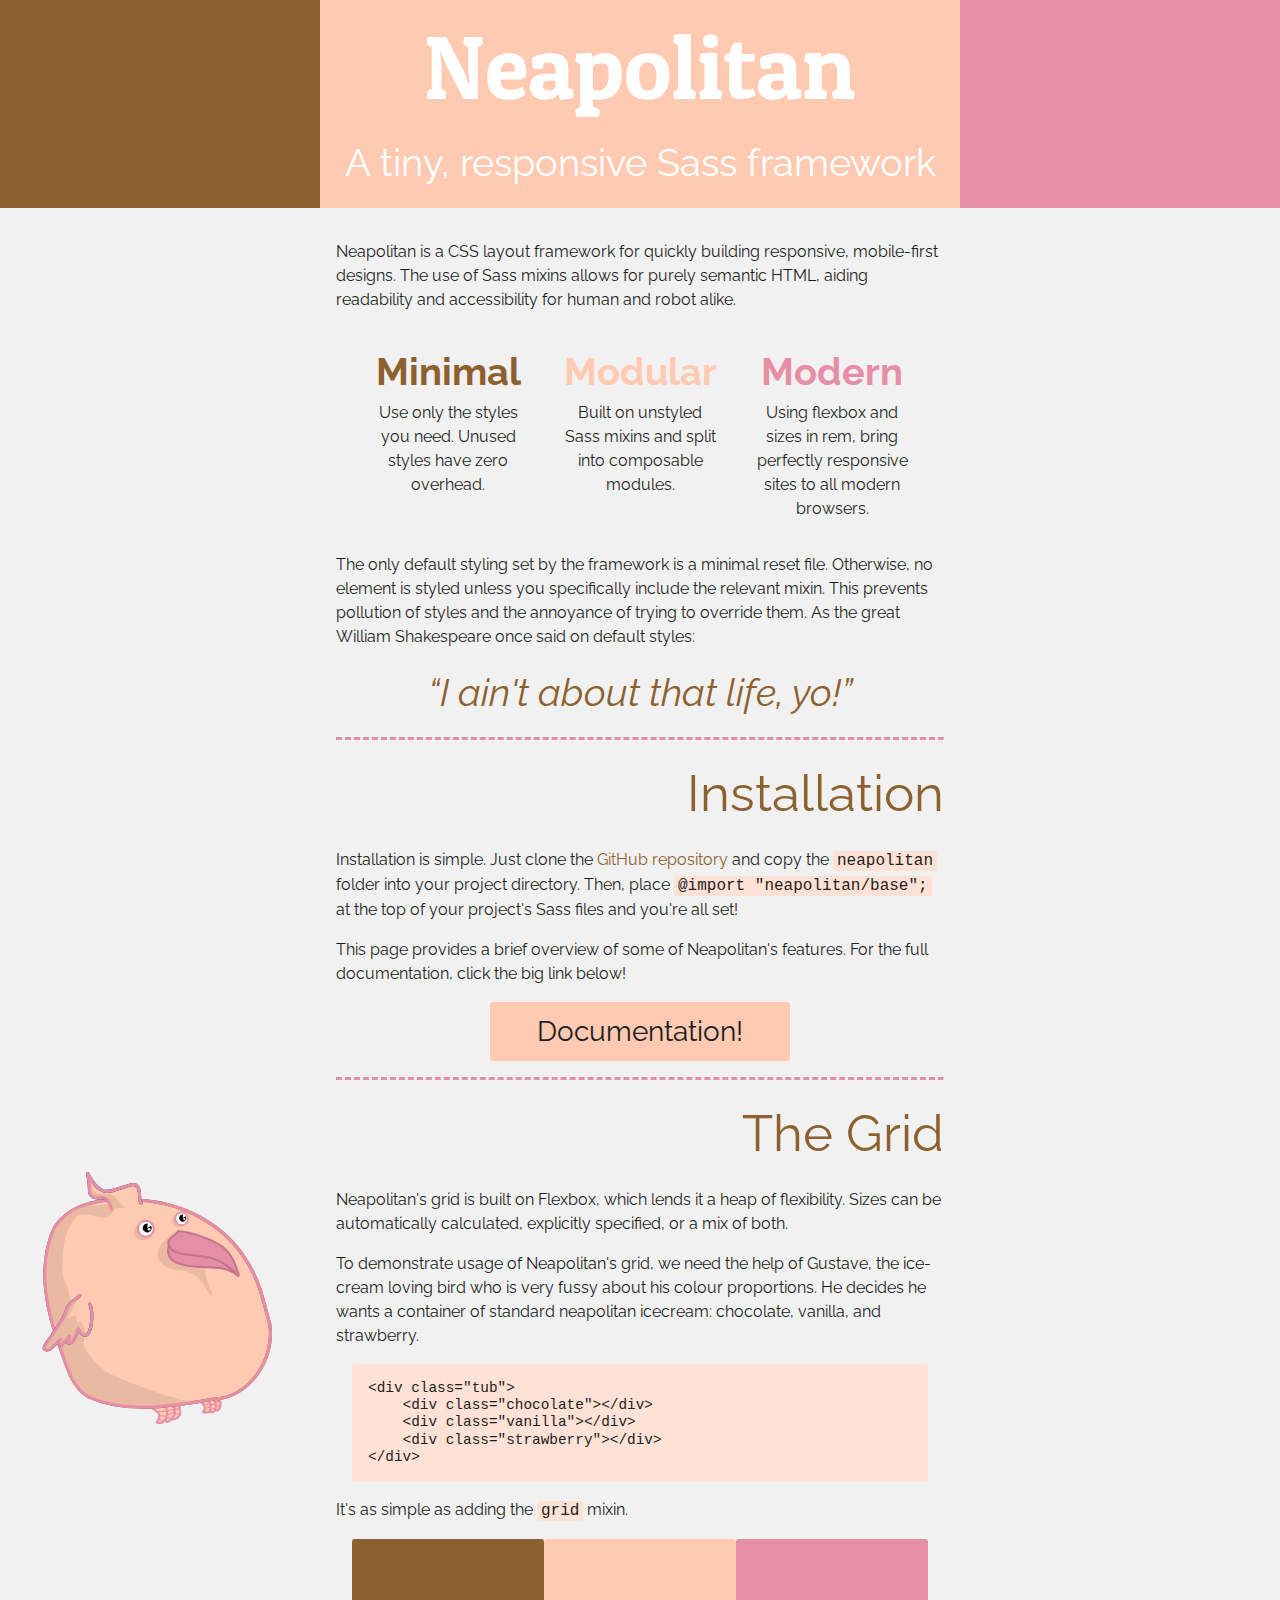
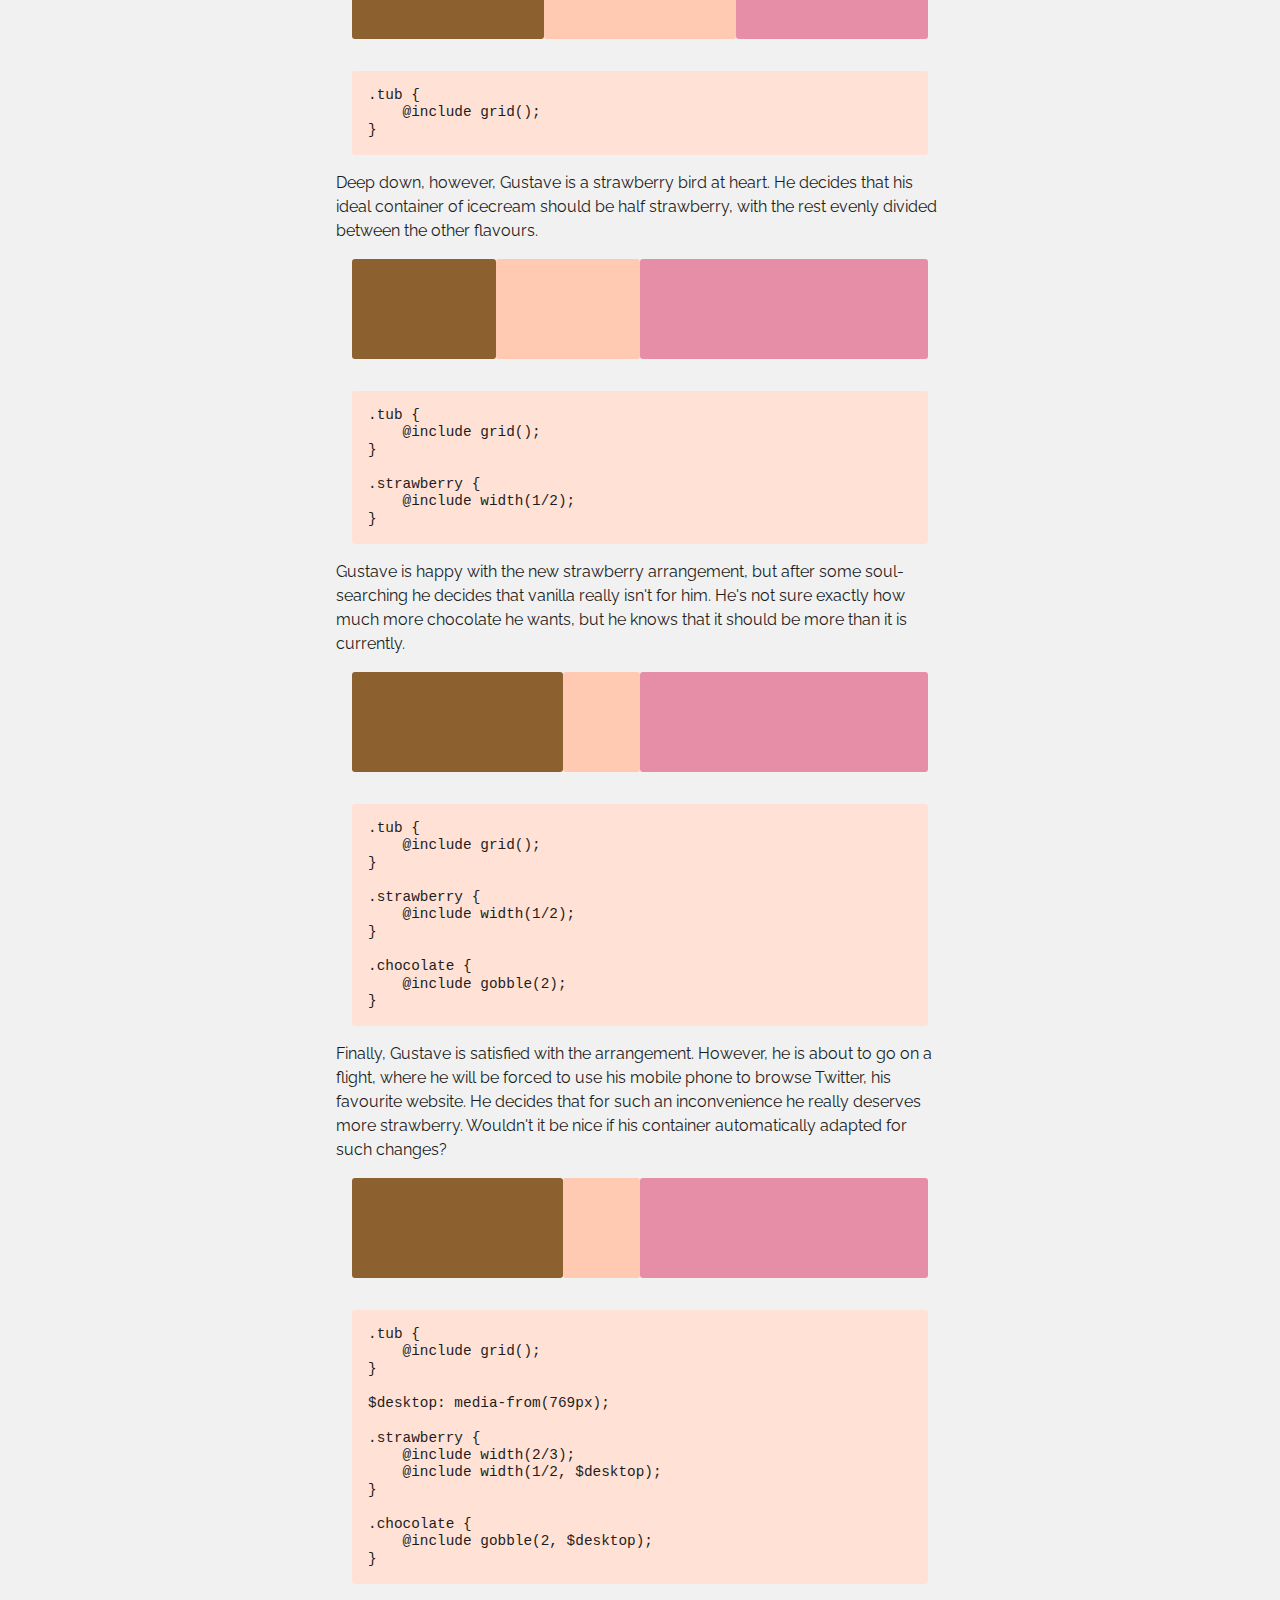
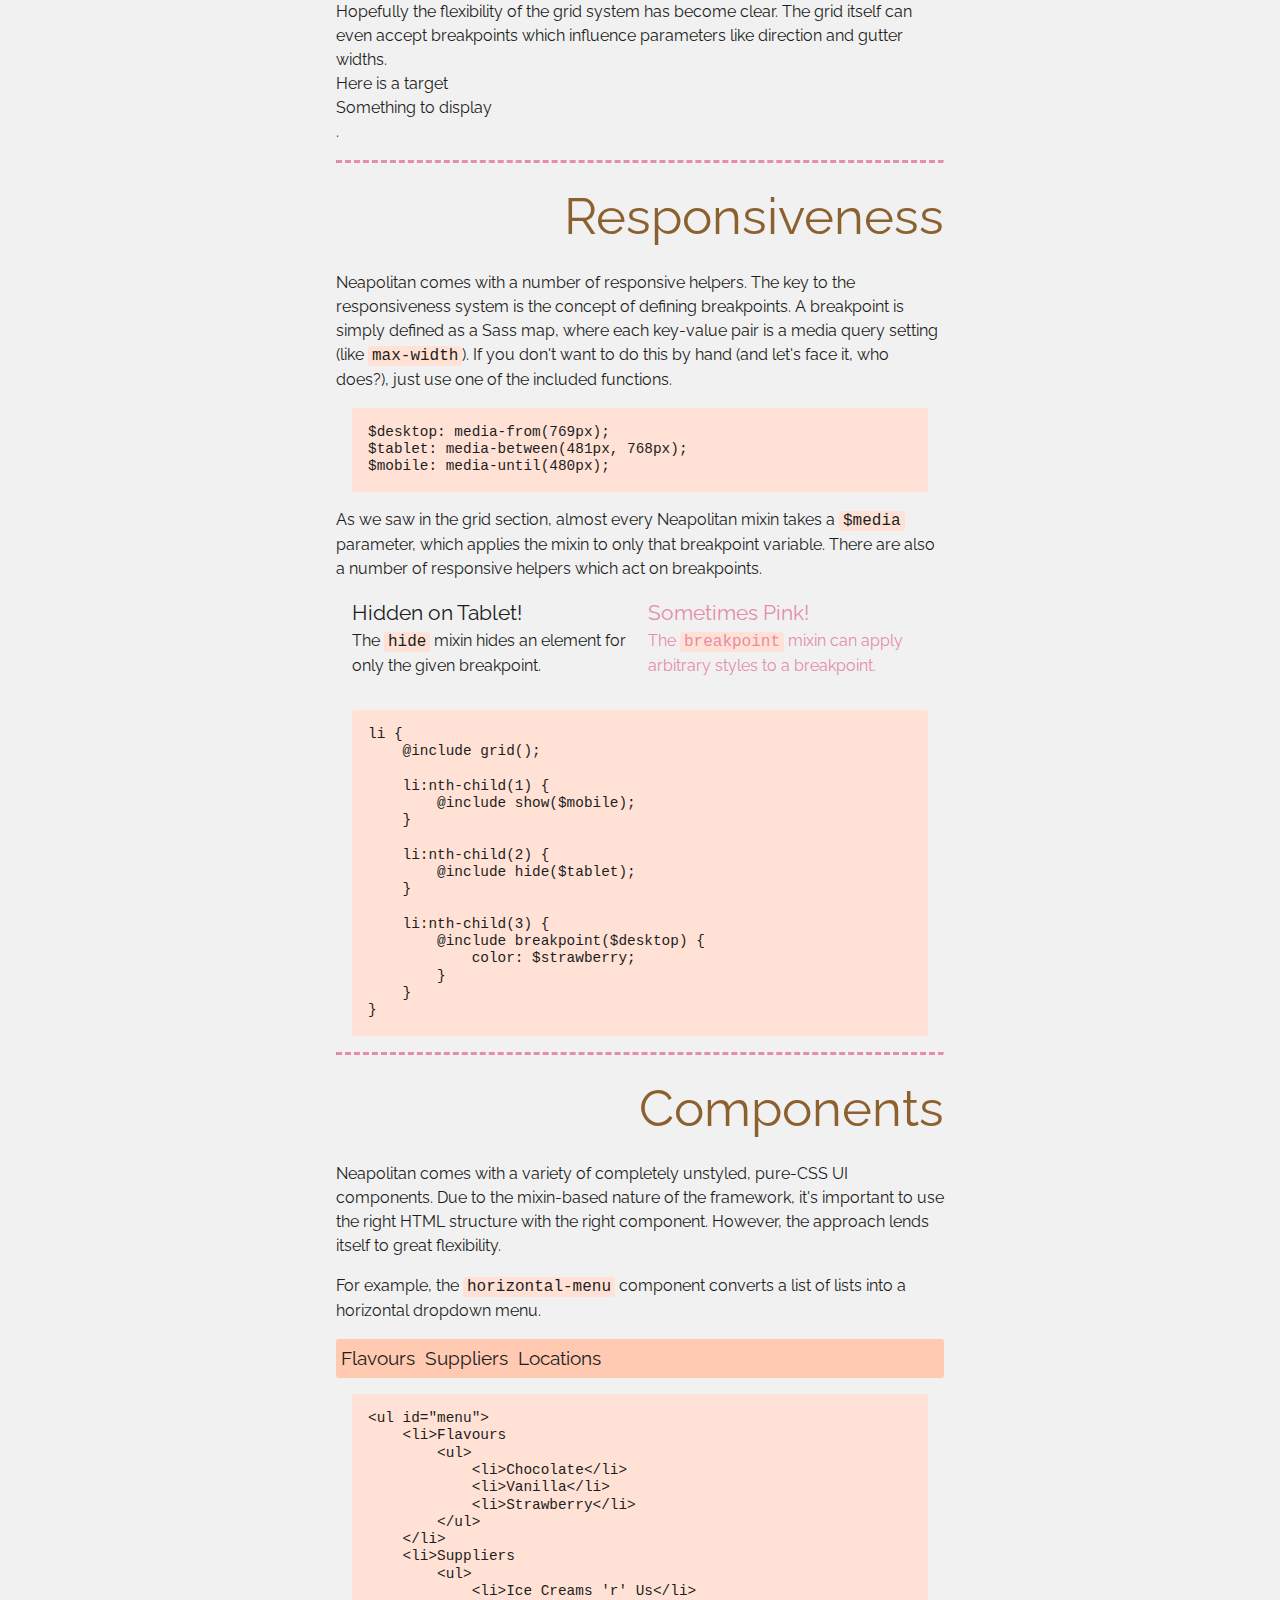
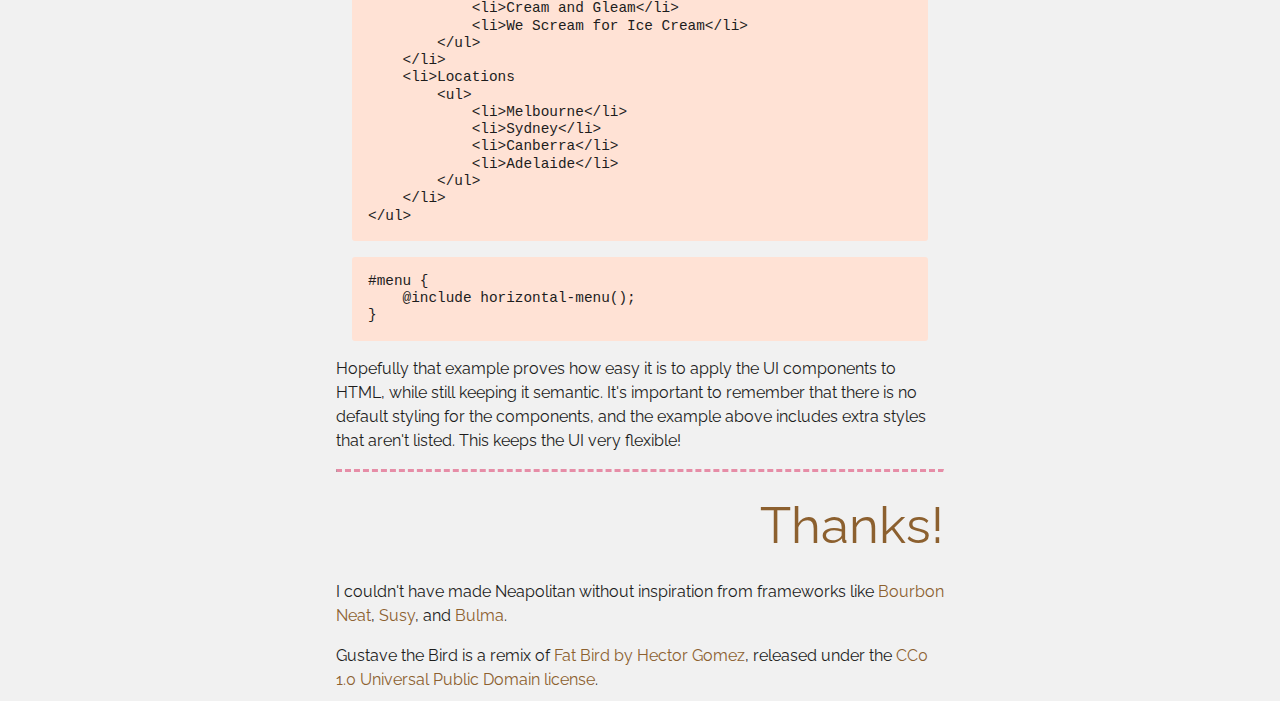
<file: docs/index.html>
<html>
    <head>
        <meta charset="UTF-8">
        <meta name=viewport content="width=device-width, initial-scale=1">
        <title>Neapolitan</title>
        <link rel="stylesheet" href="css/docs.css">
        <link href="https://fonts.googleapis.com/css?family=Patua+One|Raleway|PT+Mono" rel="stylesheet">
    </head>

    <body>
        <header>
            <div class="chocolate"></div>
            <div class="vanilla">
                <h1>Neapolitan</h1>
                <h2>A tiny, responsive Sass framework</h2>
            </div>
            <div class="strawberry"></div>
        </header>
        <main>
            <p>Neapolitan is a CSS layout framework for quickly building
            responsive, mobile-first designs. The use of Sass mixins allows for
            purely semantic HTML, aiding readability and accessibility for
            human and robot alike.</p>

            <ul class="mmm">
                <li><h3 class="chocolate-text">Minimal</h3>
                    <p>Use only the styles you need. Unused styles have zero
                    overhead.</p>
                </li>
                <li><h3 class="vanilla-text">Modular</h3>
                    <p>Built on unstyled Sass mixins and split into composable
                    modules.</p>
                </li>
                <li><h3 class="strawberry-text">Modern</h3>
                    <p>Using flexbox and sizes in rem, bring perfectly
                    responsive sites to all modern browsers.</p>
                </li>
            </ul>

            <p>The only default styling set by the framework is a minimal reset
            file. Otherwise, no element is styled unless you specifically
            include the relevant mixin. This prevents pollution of styles and
            the annoyance of trying to override them. As the great William
            Shakespeare once said on default styles:</p>

            <emph>&ldquo;I ain't about that life, yo!&rdquo;</emph>

            <hr>

            <h2>Installation</h2>

            <p>Installation is simple. Just clone the <a href="https://github.com/kdelwat/Neapolitan">GitHub repository</a> and copy the <code>neapolitan</code> folder into your project directory. Then, place <code>@import "neapolitan/base";</code> at
                the top of your project's Sass files and you're all set!</p>

            <p>This page provides a brief overview of some of Neapolitan's
                features. For the full documentation, click the big link below!</p>

            <a class="doc-link" href="reference/index.html">Documentation!</a>

            <hr>

            <h2>The Grid</h2>

            <img src="gustave.svg"></img>

            <p>Neapolitan's grid is built on Flexbox, which lends it a heap of
            flexibility. Sizes can be automatically calculated, explicitly
            specified, or a mix of both.</p>

            <p>To demonstrate usage of Neapolitan's grid, we need the help of
            Gustave, the ice-cream loving bird who is very fussy about his
            colour proportions. He decides he wants a container of standard
            neapolitan icecream: chocolate, vanilla, and strawberry.</p>

            <pre><code>&lt;div class=&quot;tub&quot;&gt;
    &lt;div class=&quot;chocolate&quot;&gt;&lt;/div&gt;
    &lt;div class=&quot;vanilla&quot;&gt;&lt;/div&gt;
    &lt;div class=&quot;strawberry&quot;&gt;&lt;/div&gt;
&lt;/div&gt;</code></pre>

            <p>It's as simple as adding the <code>grid</code>
            mixin.</p>

            <div class="tub">
                <div class="chocolate"></div>
                <div class="vanilla"></div>
                <div class="strawberry"></div>
            </div>

            <pre><code>.tub {
    @include grid();
}</code></pre>

            <p>Deep down, however, Gustave is a strawberry bird at heart. He
            decides that his ideal container of icecream should be half
            strawberry, with the rest evenly divided between the other
            flavours.</p>

            <div class="tub-two">
                <div class="chocolate"></div>
                <div class="vanilla"></div>
                <div class="strawberry"></div>
            </div>

            <pre><code>.tub {
    @include grid();
}

.strawberry {
    @include width(1/2);
}</code></pre>

            <p>Gustave is happy with the new strawberry arrangement, but after
            some soul-searching he decides that vanilla really isn't for him.
            He's not sure exactly how much more chocolate he wants, but he
            knows that it should be more than it is currently.</p>

            <div class="tub-three">
                <div class="chocolate"></div>
                <div class="vanilla"></div>
                <div class="strawberry"></div>
            </div>

            <pre><code>.tub {
    @include grid();
}

.strawberry {
    @include width(1/2);
}

.chocolate {
    @include gobble(2);
}</code></pre>

            <p>Finally, Gustave is satisfied with the arrangement. However, he
            is about to go on a flight, where he will be forced to use his
            mobile phone to browse Twitter, his favourite website. He decides
            that for such an inconvenience he really deserves more strawberry.
            Wouldn't it be nice if his container automatically adapted for such
            changes?</p>

            <div class="tub-four">
                <div class="chocolate"></div>
                <div class="vanilla"></div>
                <div class="strawberry"></div>
            </div>

            <pre><code>.tub {
    @include grid();
}

$desktop: media-from(769px);

.strawberry {
    @include width(2/3);
    @include width(1/2, $desktop);
}

.chocolate {
    @include gobble(2, $desktop);
}</code></pre>

        <p>Hopefully the flexibility of the grid system has become clear. The
        grid itself can even accept breakpoints which influence parameters like
            direction and gutter widths.</p>

        Here is a <span>target<div>Something to display</div></span>.

        <hr>

        <h2>Responsiveness</h2>

        <p>Neapolitan comes with a number of responsive helpers. The key to the
        responsiveness system is the concept of defining breakpoints. A
        breakpoint is simply defined as a Sass map, where each key-value pair
        is a media query setting (like <code>max-width</code>). If you don't
        want to do this by hand (and let's face it, who does?), just use one of
            the included functions.</p>

        <pre><code>$desktop: media-from(769px);
$tablet: media-between(481px, 768px);
$mobile: media-until(480px);
</code></pre>

        <p>As we saw in the grid section, almost every Neapolitan mixin takes a <code>$media</code> parameter,
        which applies the mixin to only that breakpoint variable. There are
        also a number of responsive helpers which act on breakpoints.</p>

        <ul class="responsive-helper-example">
            <li><h3>Mobile Only!</h3>
                <p>The <code>show</code> mixin hides an element for all
                breakpoints except the given one.</p>
            </li>
            <li><h3>Hidden on Tablet!</h3>
                <p>The <code>hide</code> mixin hides an element for only the
                given breakpoint.</p>
            </li>
            <li><h3>Sometimes Pink!</h3>
                <p>The <code>breakpoint</code> mixin can apply arbitrary styles
                to a breakpoint.</p>
            </li>
        </ul>

        <pre><code>li {
    @include grid();

    li:nth-child(1) {
        @include show($mobile);
    }

    li:nth-child(2) {
        @include hide($tablet);
    }

    li:nth-child(3) {
        @include breakpoint($desktop) {
            color: $strawberry;
        }
    }
}</code></pre>

        <hr>

        <h2>Components</h2>

        <p>Neapolitan comes with a variety of completely unstyled, pure-CSS UI
        components. Due to the mixin-based nature of the framework, it's
        important to use the right HTML structure with the right component.
        However, the approach lends itself to great flexibility.</p>

        <p>For example, the <code>horizontal-menu</code> component converts a list of lists into a horizontal dropdown menu.</p>

        <ul class="dropdown">
            <li>Flavours
                <ul>
                    <li>Chocolate</li>
                    <li>Vanilla</li>
                    <li>Strawberry</li>
                </ul>
            </li>
            <li>Suppliers
                <ul>
                    <li>Ice Creams 'r' Us</li>
                    <li>Cream and Gleam</li>
                    <li>We Scream for Ice Cream</li>
                </ul>
            </li>
            <li>Locations
                <ul>
                    <li>Melbourne</li>
                    <li>Sydney</li>
                    <li>Canberra</li>
                    <li>Adelaide</li>
                </ul>
            </li>
        </ul>


        <pre><code>&lt;ul id="menu"&gt;
    &lt;li&gt;Flavours
        &lt;ul&gt;
            &lt;li&gt;Chocolate&lt;/li&gt;
            &lt;li&gt;Vanilla&lt;/li&gt;
            &lt;li&gt;Strawberry&lt;/li&gt;
        &lt;/ul&gt;
    &lt;/li&gt;
    &lt;li&gt;Suppliers
        &lt;ul&gt;
            &lt;li&gt;Ice Creams 'r' Us&lt;/li&gt;
            &lt;li&gt;Cream and Gleam&lt;/li&gt;
            &lt;li&gt;We Scream for Ice Cream&lt;/li&gt;
        &lt;/ul&gt;
    &lt;/li&gt;
    &lt;li&gt;Locations
        &lt;ul&gt;
            &lt;li&gt;Melbourne&lt;/li&gt;
            &lt;li&gt;Sydney&lt;/li&gt;
            &lt;li&gt;Canberra&lt;/li&gt;
            &lt;li&gt;Adelaide&lt;/li&gt;
        &lt;/ul&gt;
    &lt;/li&gt;
&lt;/ul&gt;</code></pre>

        <pre><code>#menu {
    @include horizontal-menu();
}</code></pre>

        <p>Hopefully that example proves how easy it is to apply the UI
        components to HTML, while still keeping it semantic. It's important to
        remember that there is no default styling for the components, and the
        example above includes extra styles that aren't listed. This keeps the
            UI very flexible!</p>


        <hr>

        <h2>Thanks!</h2>

        <p>I couldn't have made Neapolitan without inspiration from frameworks
            like <a href="http://neat.bourbon.io/">Bourbon Neat</a>, <a href="http://susy.oddbird.net/">Susy</a>, and <a href="http://bulma.io/">Bulma</a>.</p>

        <p>Gustave the Bird is a remix of <a href="https://openclipart.org/detail/98269/fat-bird">Fat Bird by Hector Gomez</a>, released under the <a href="https://creativecommons.org/publicdomain/zero/1.0/" >CC0
        1.0 Universal Public Domain license</a>.</p>
        </main>


    </body> </html>
</file>
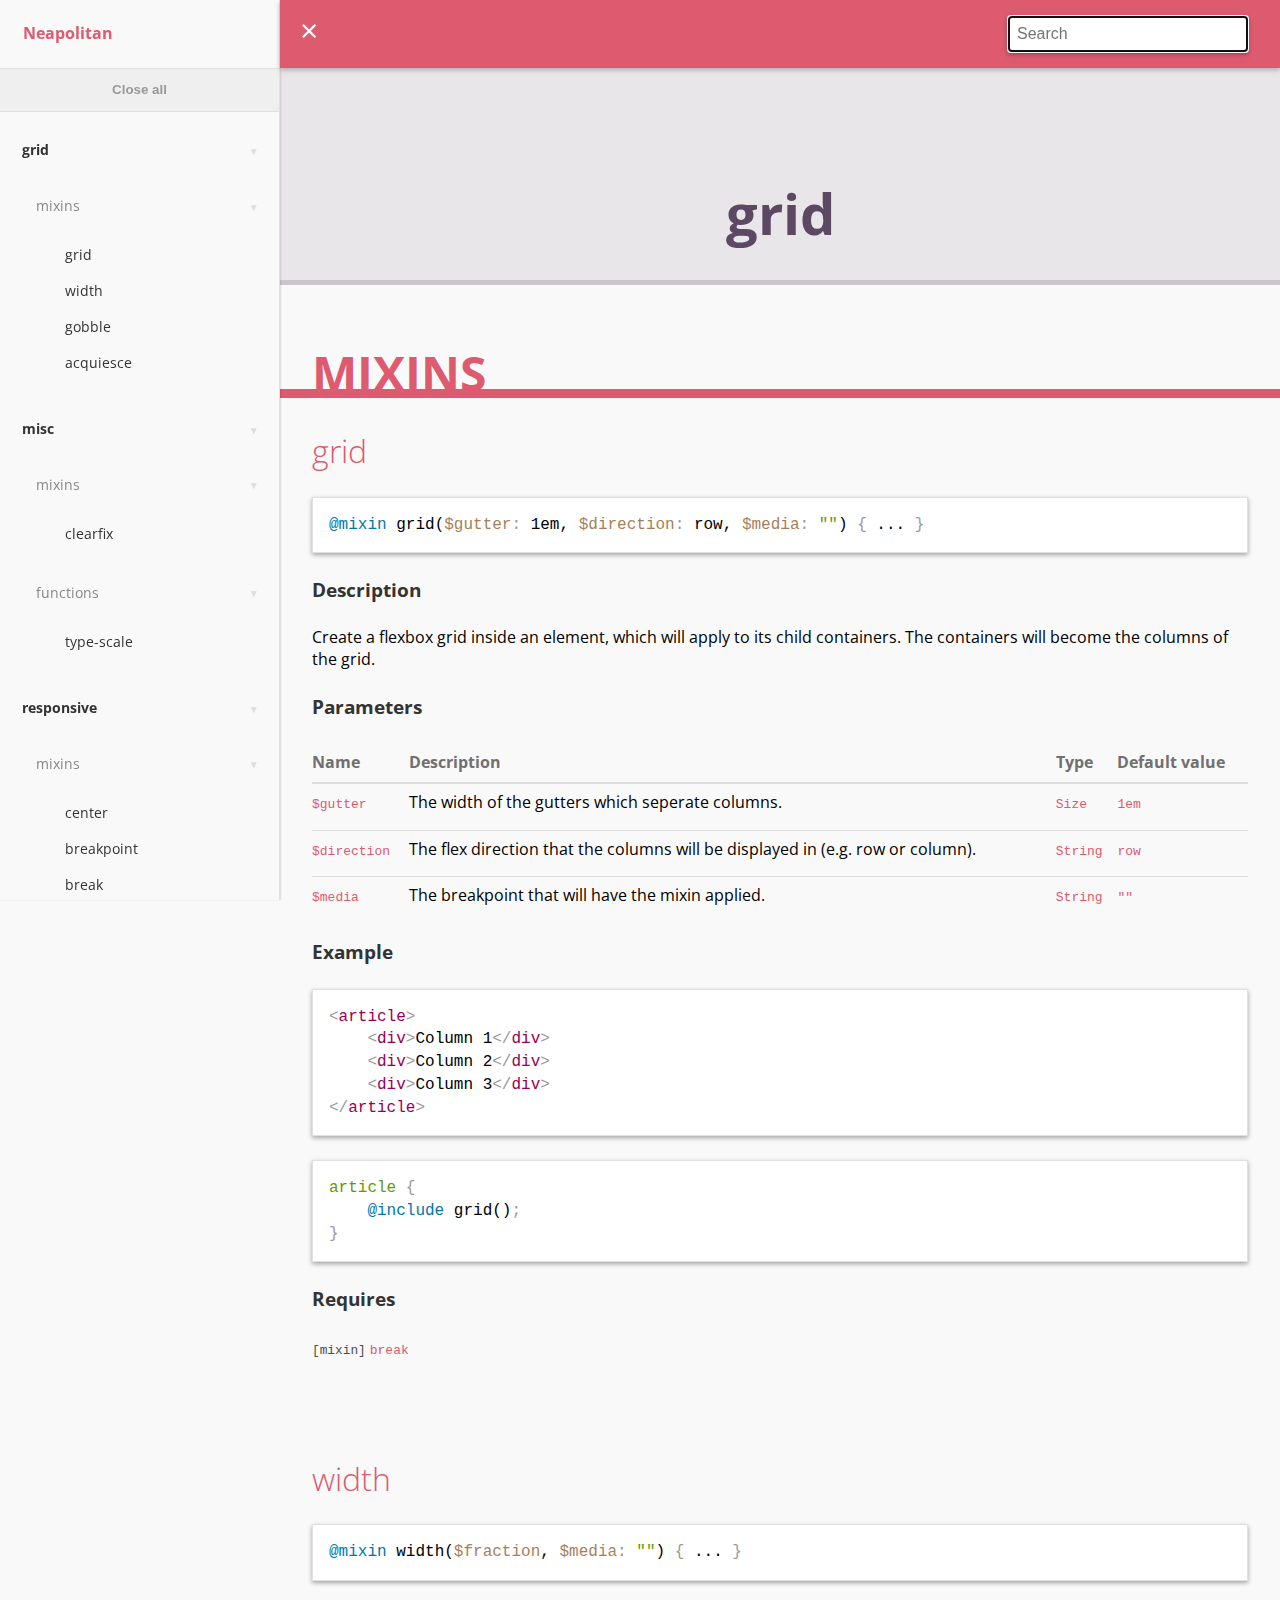
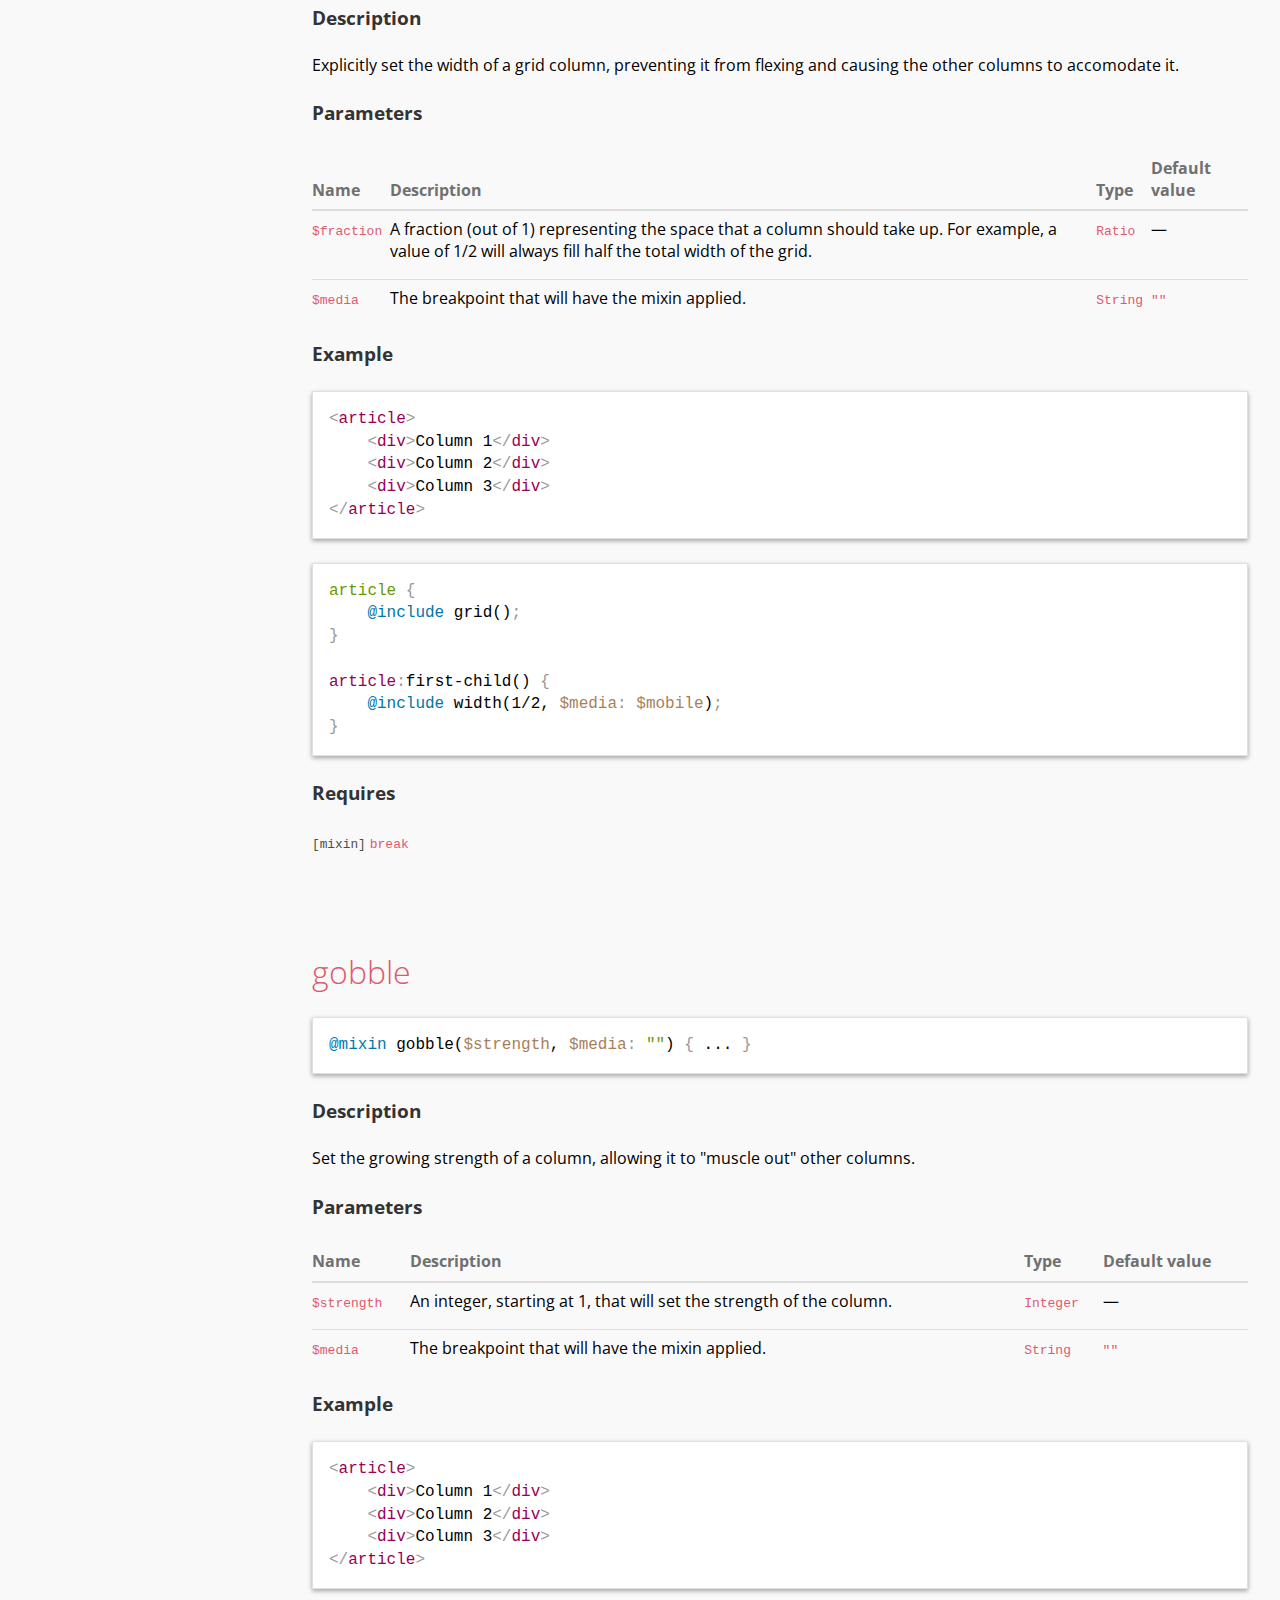
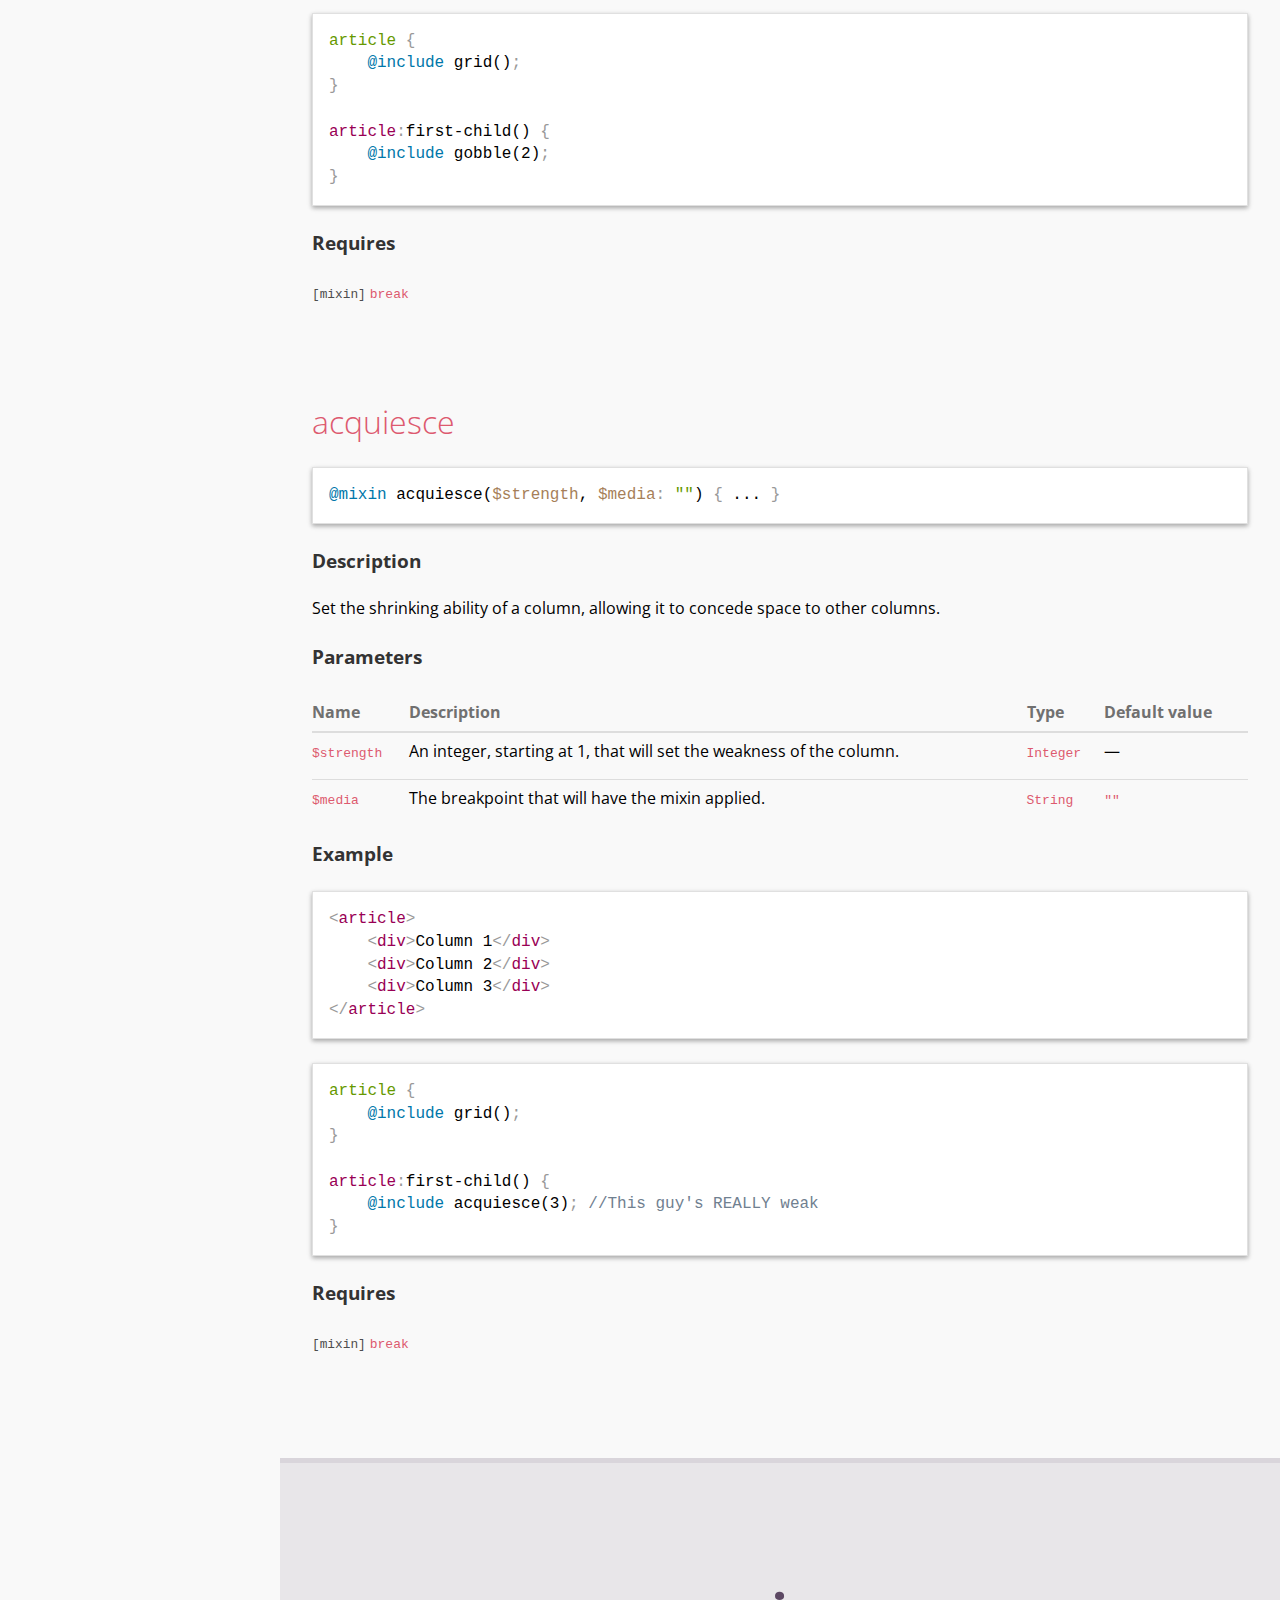
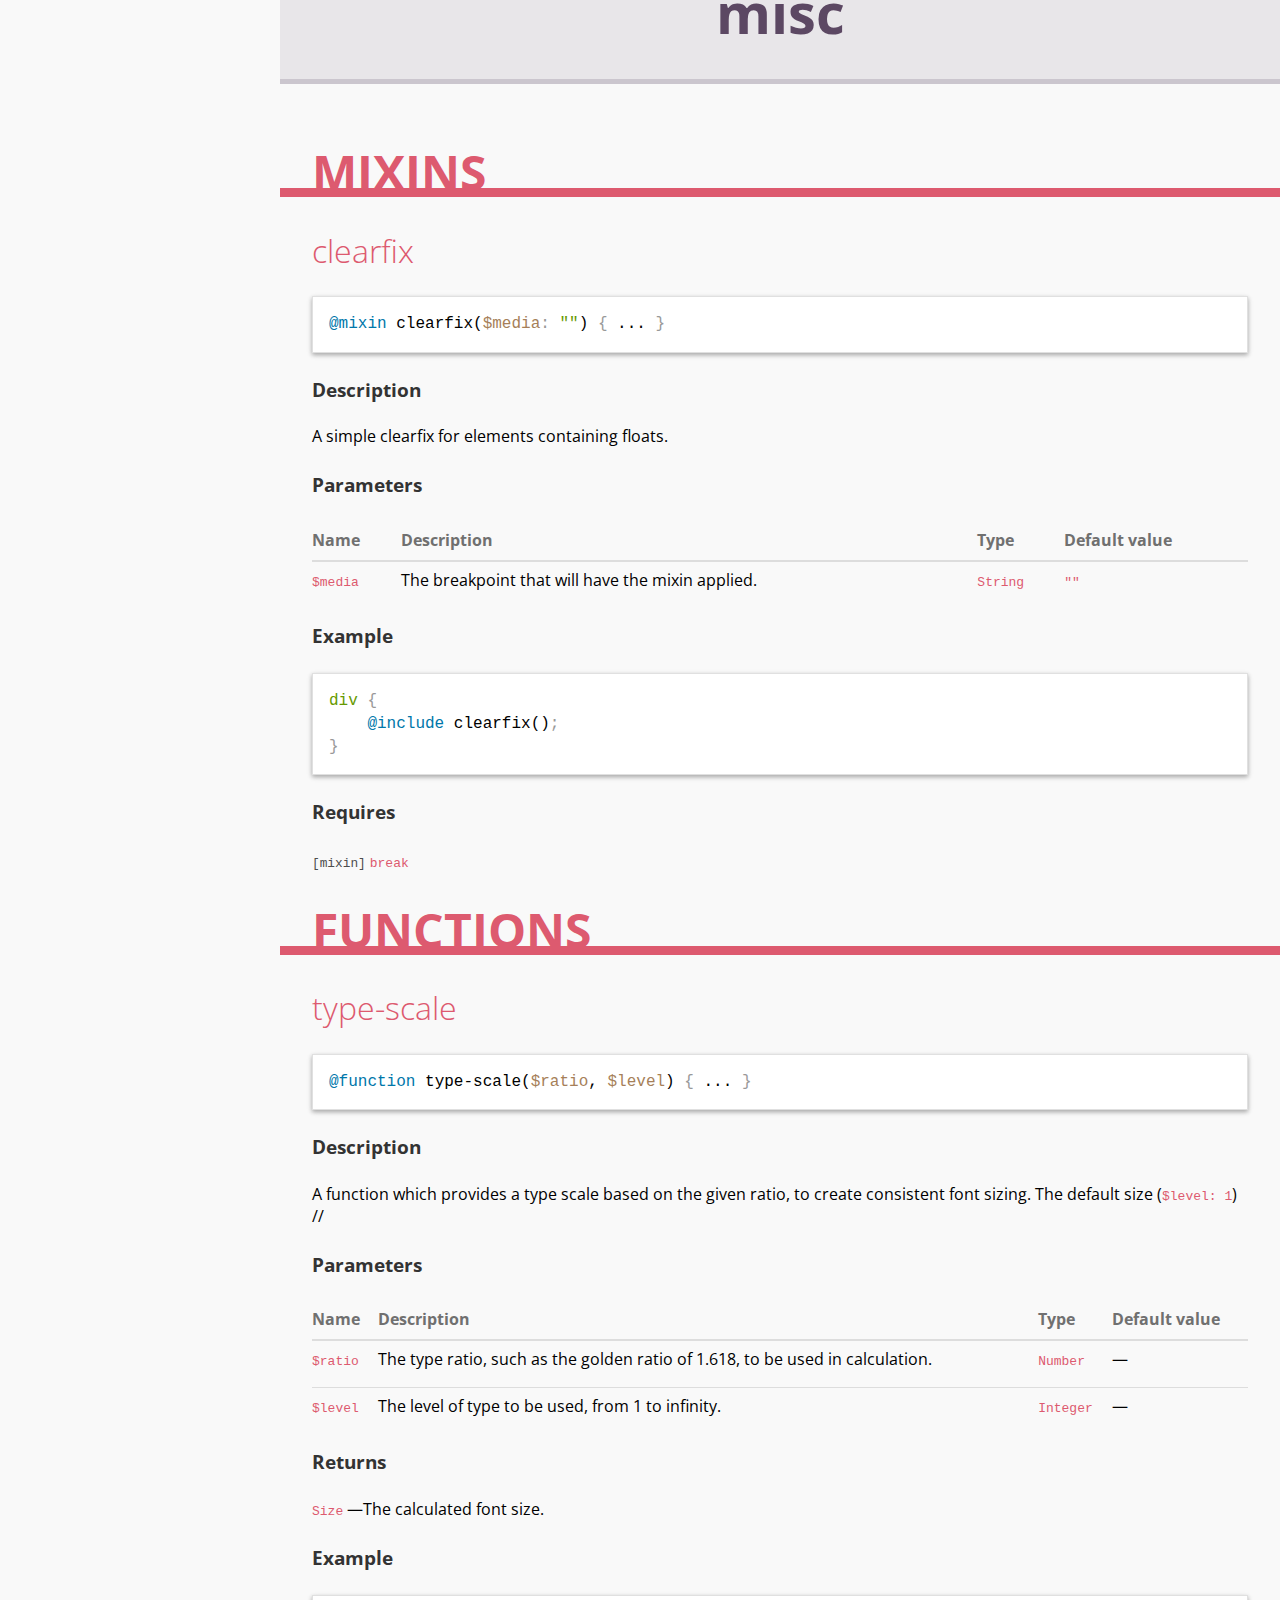
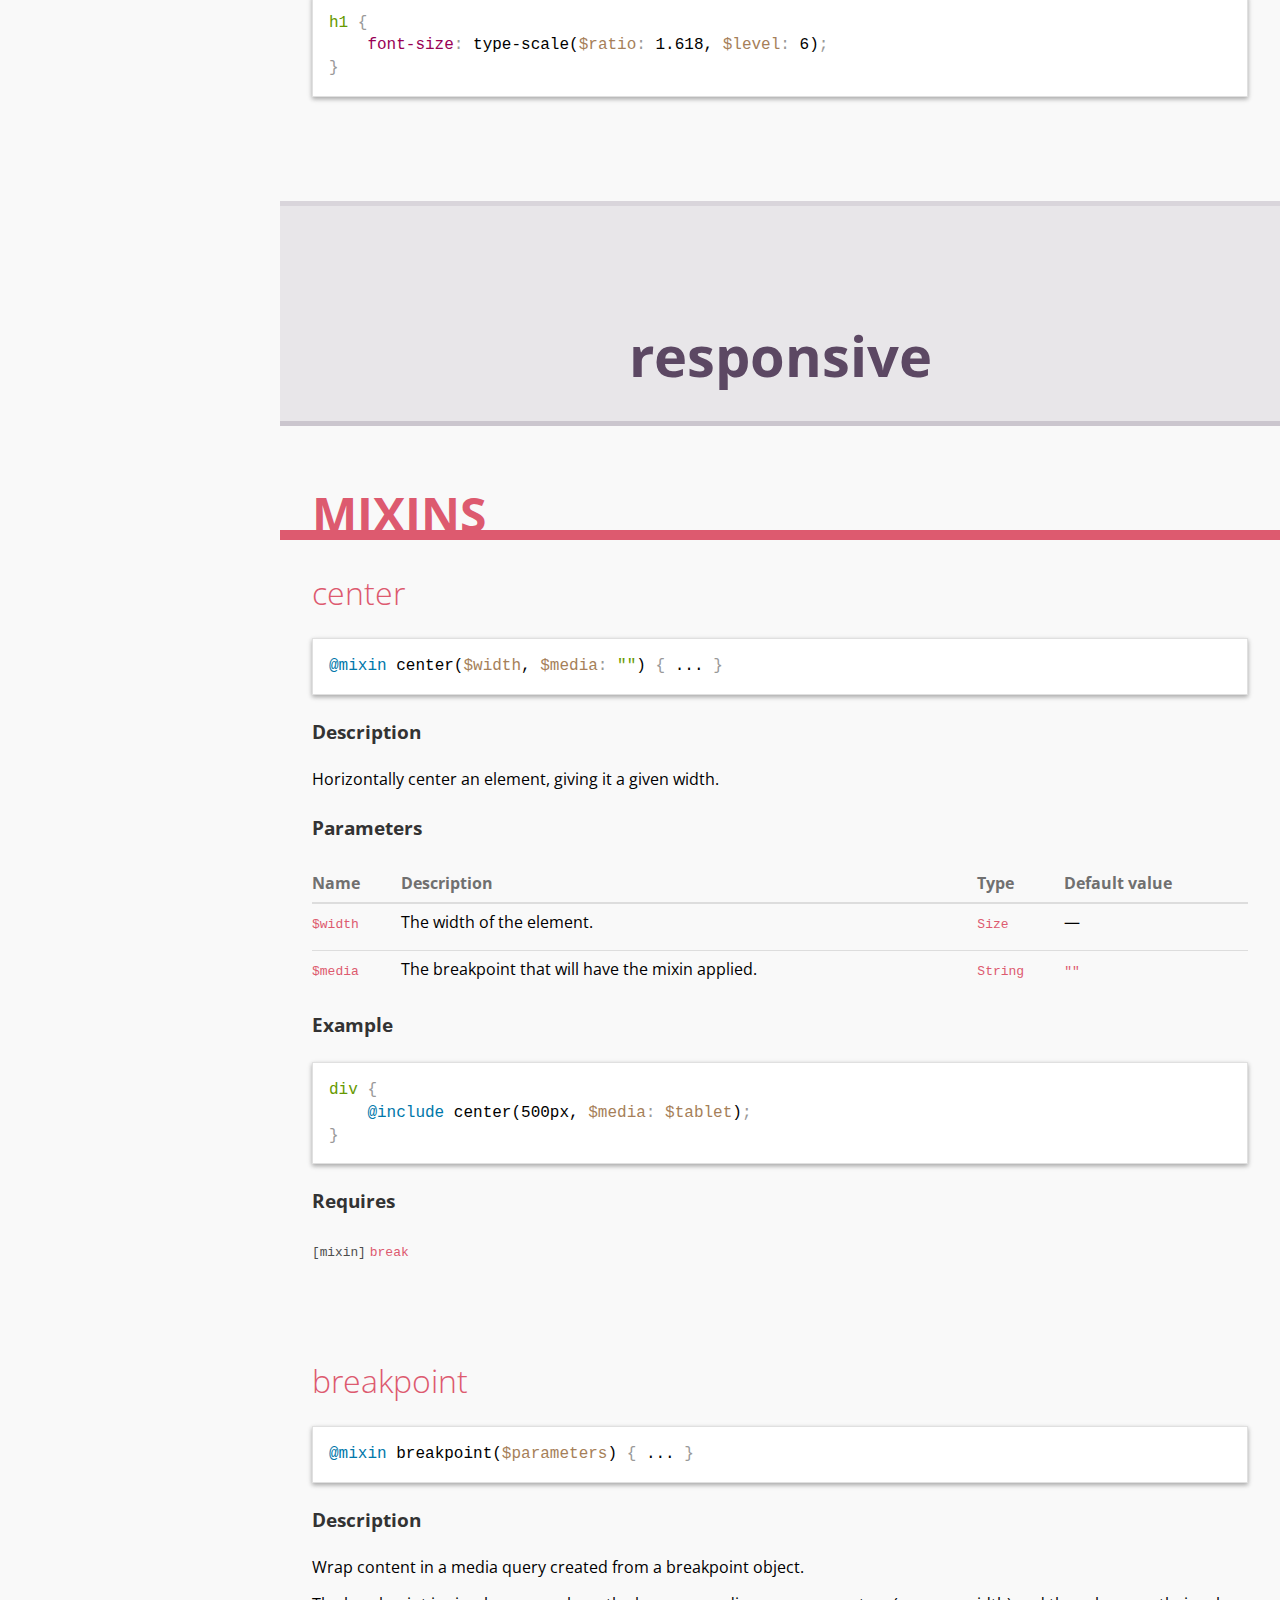
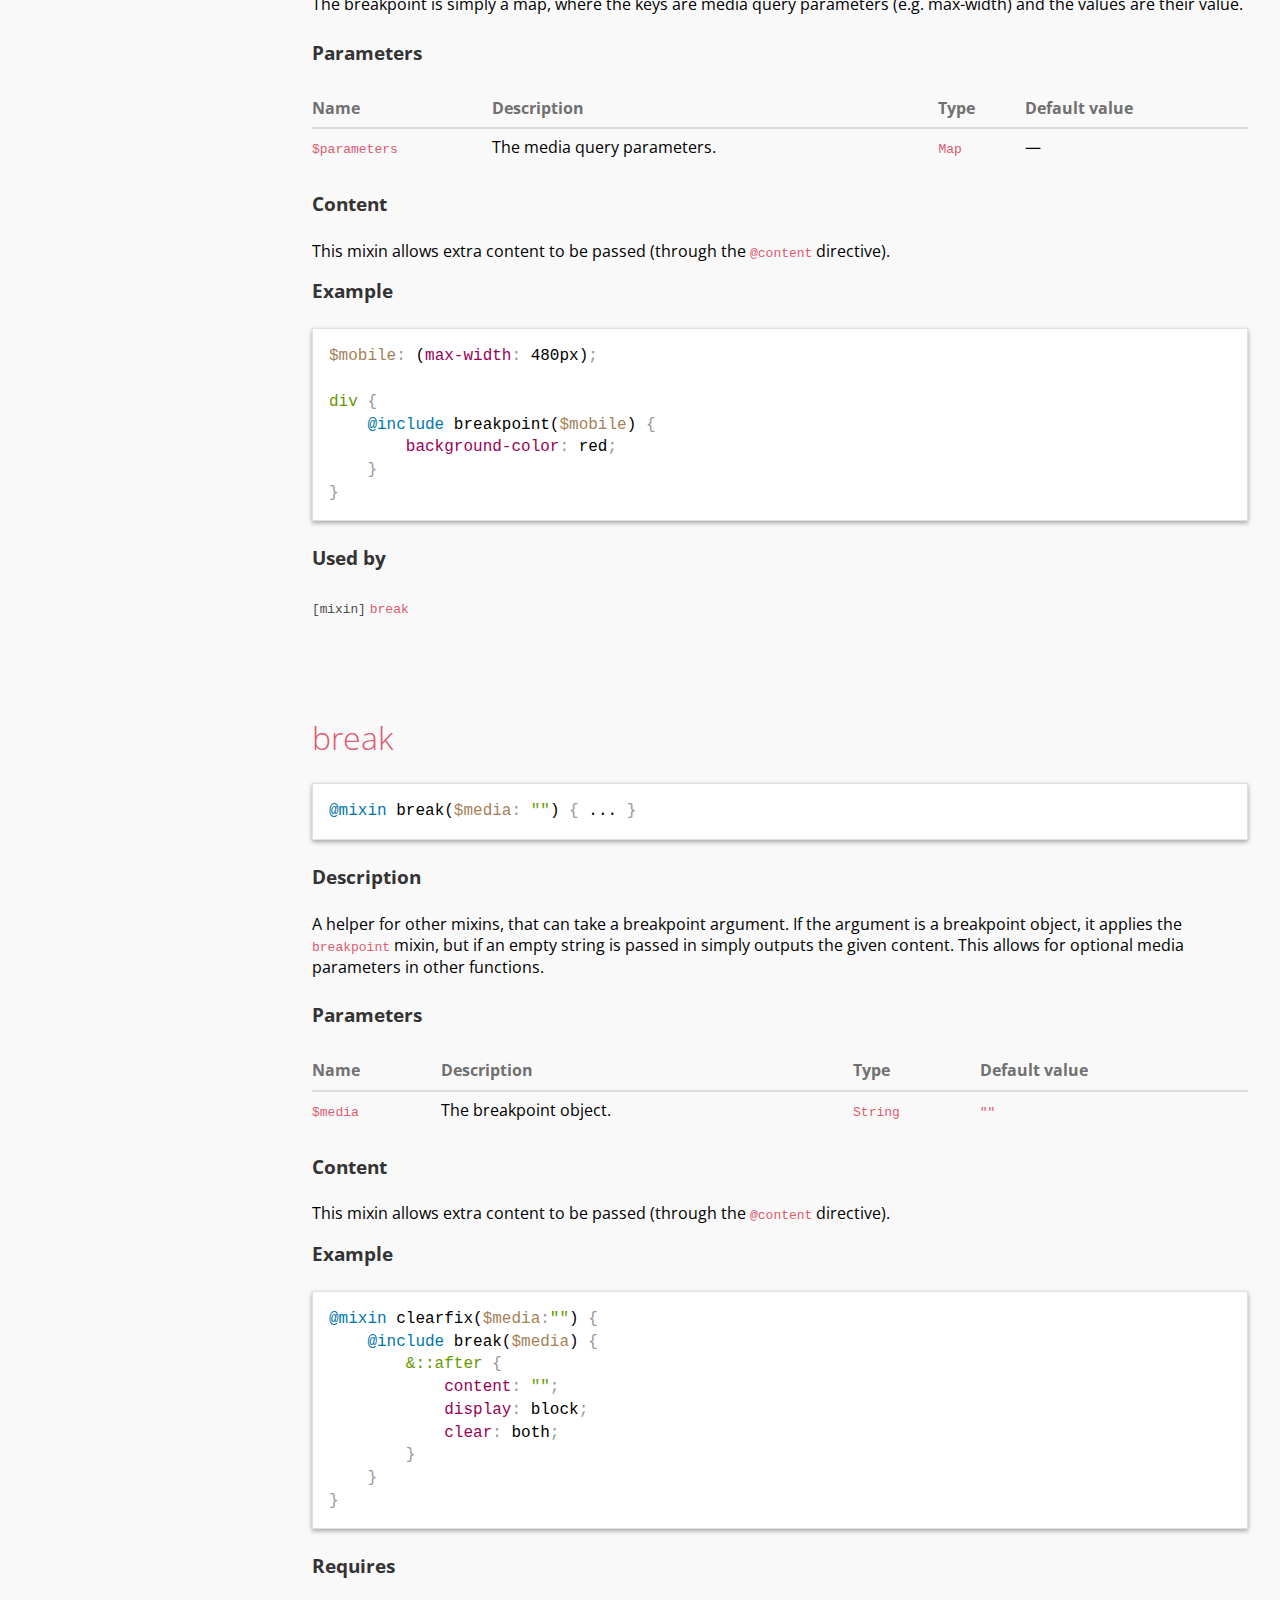
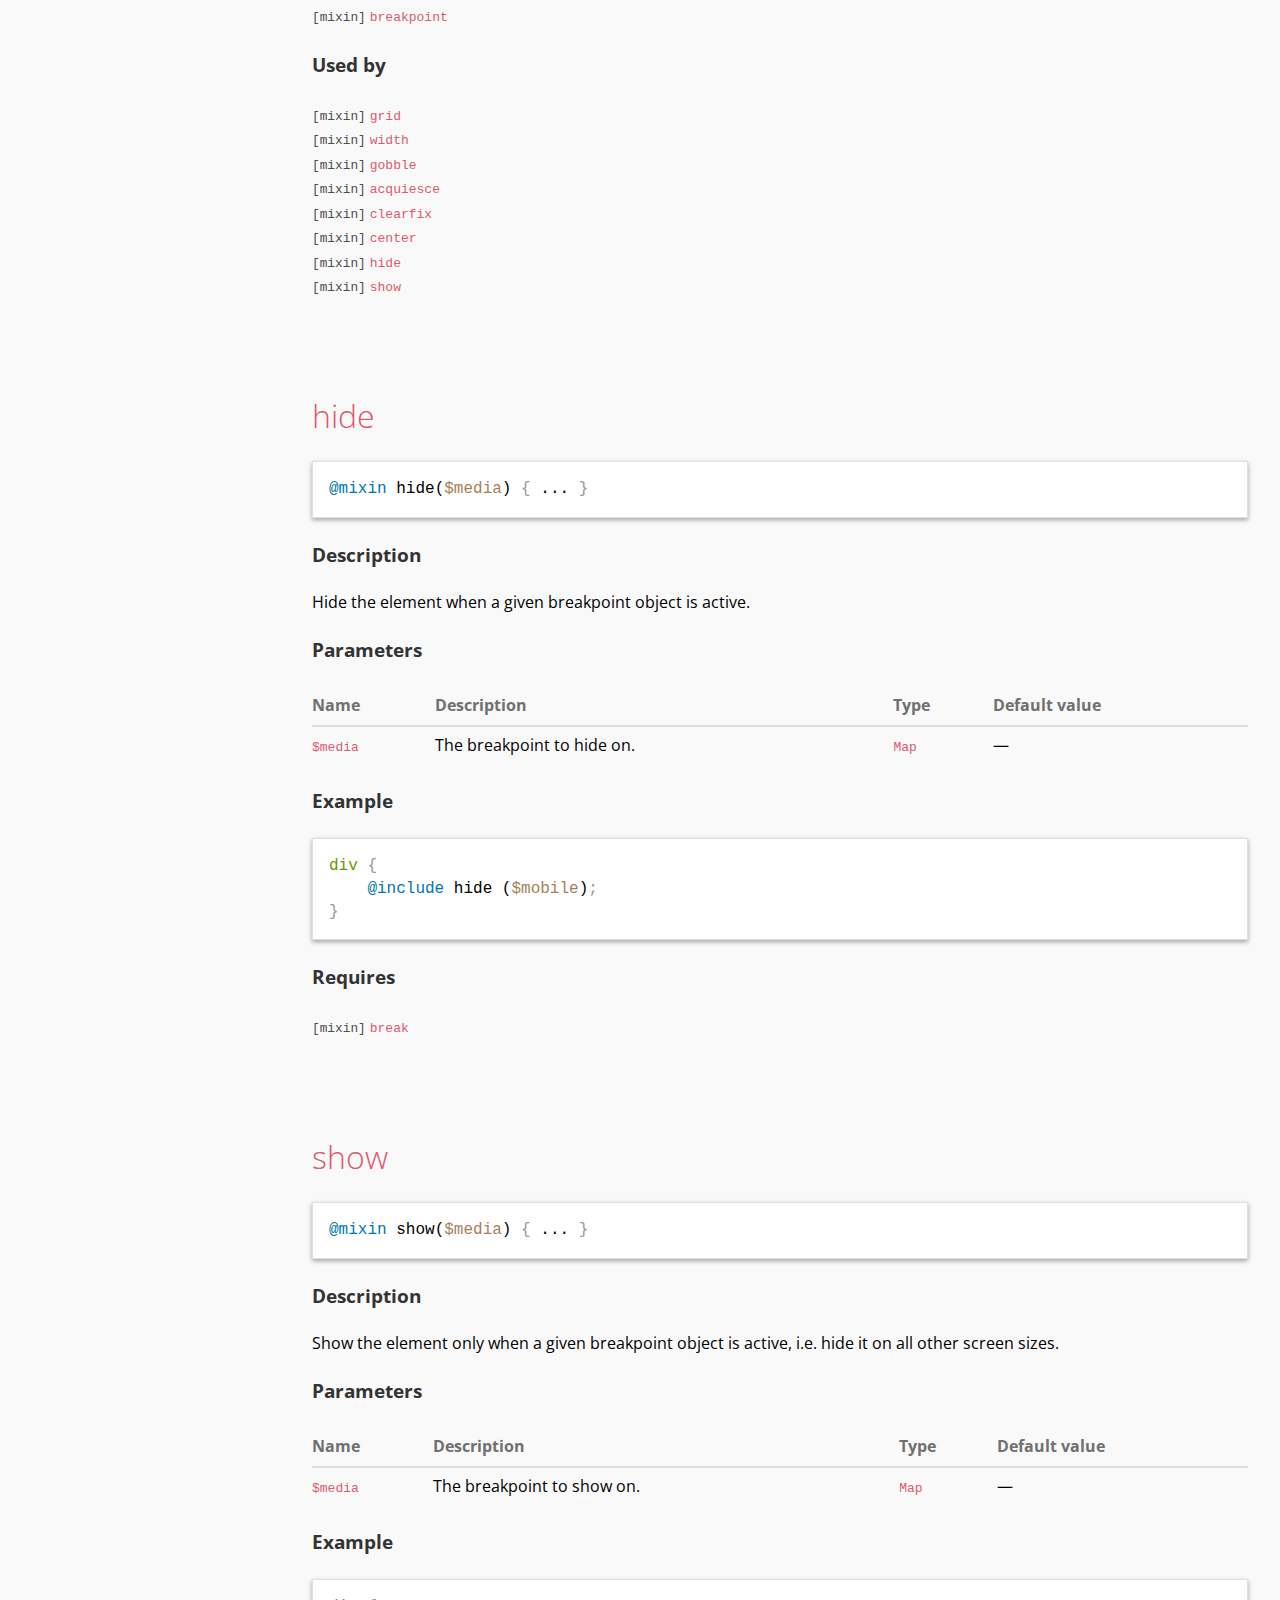
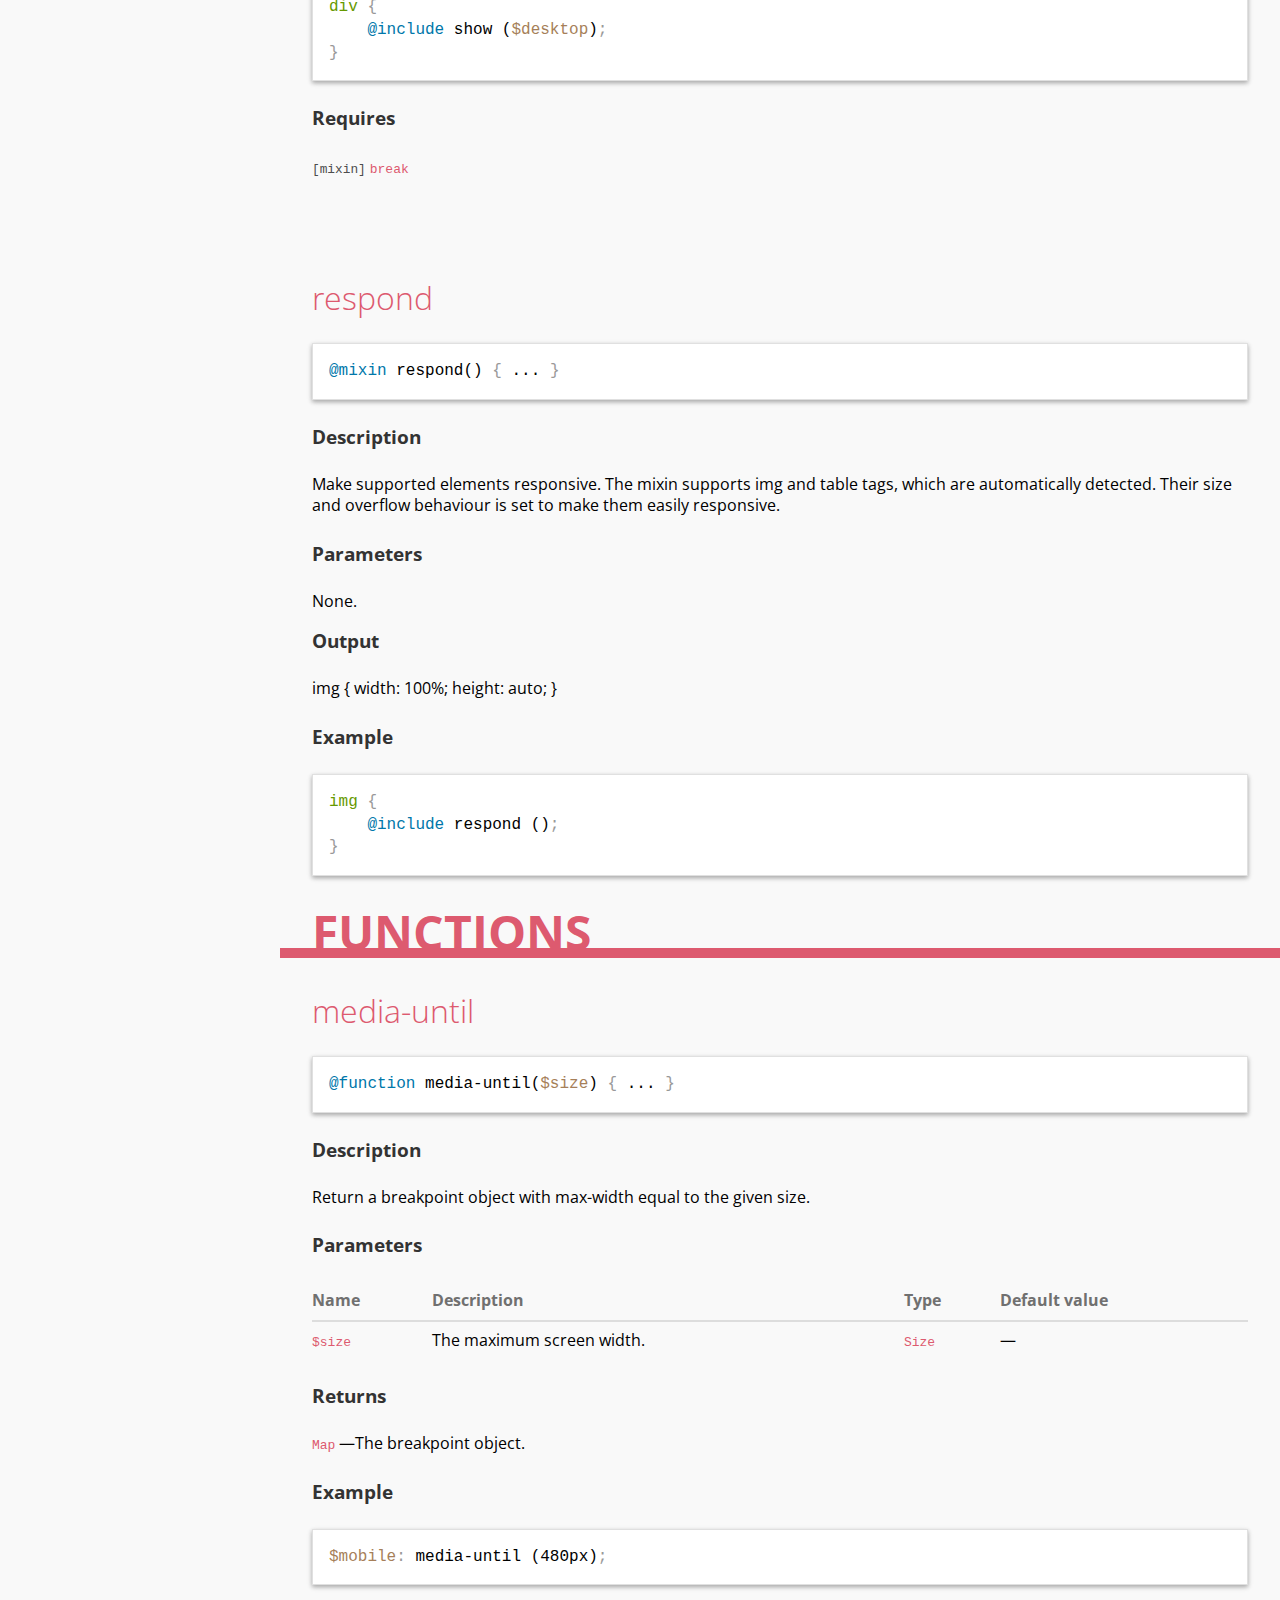
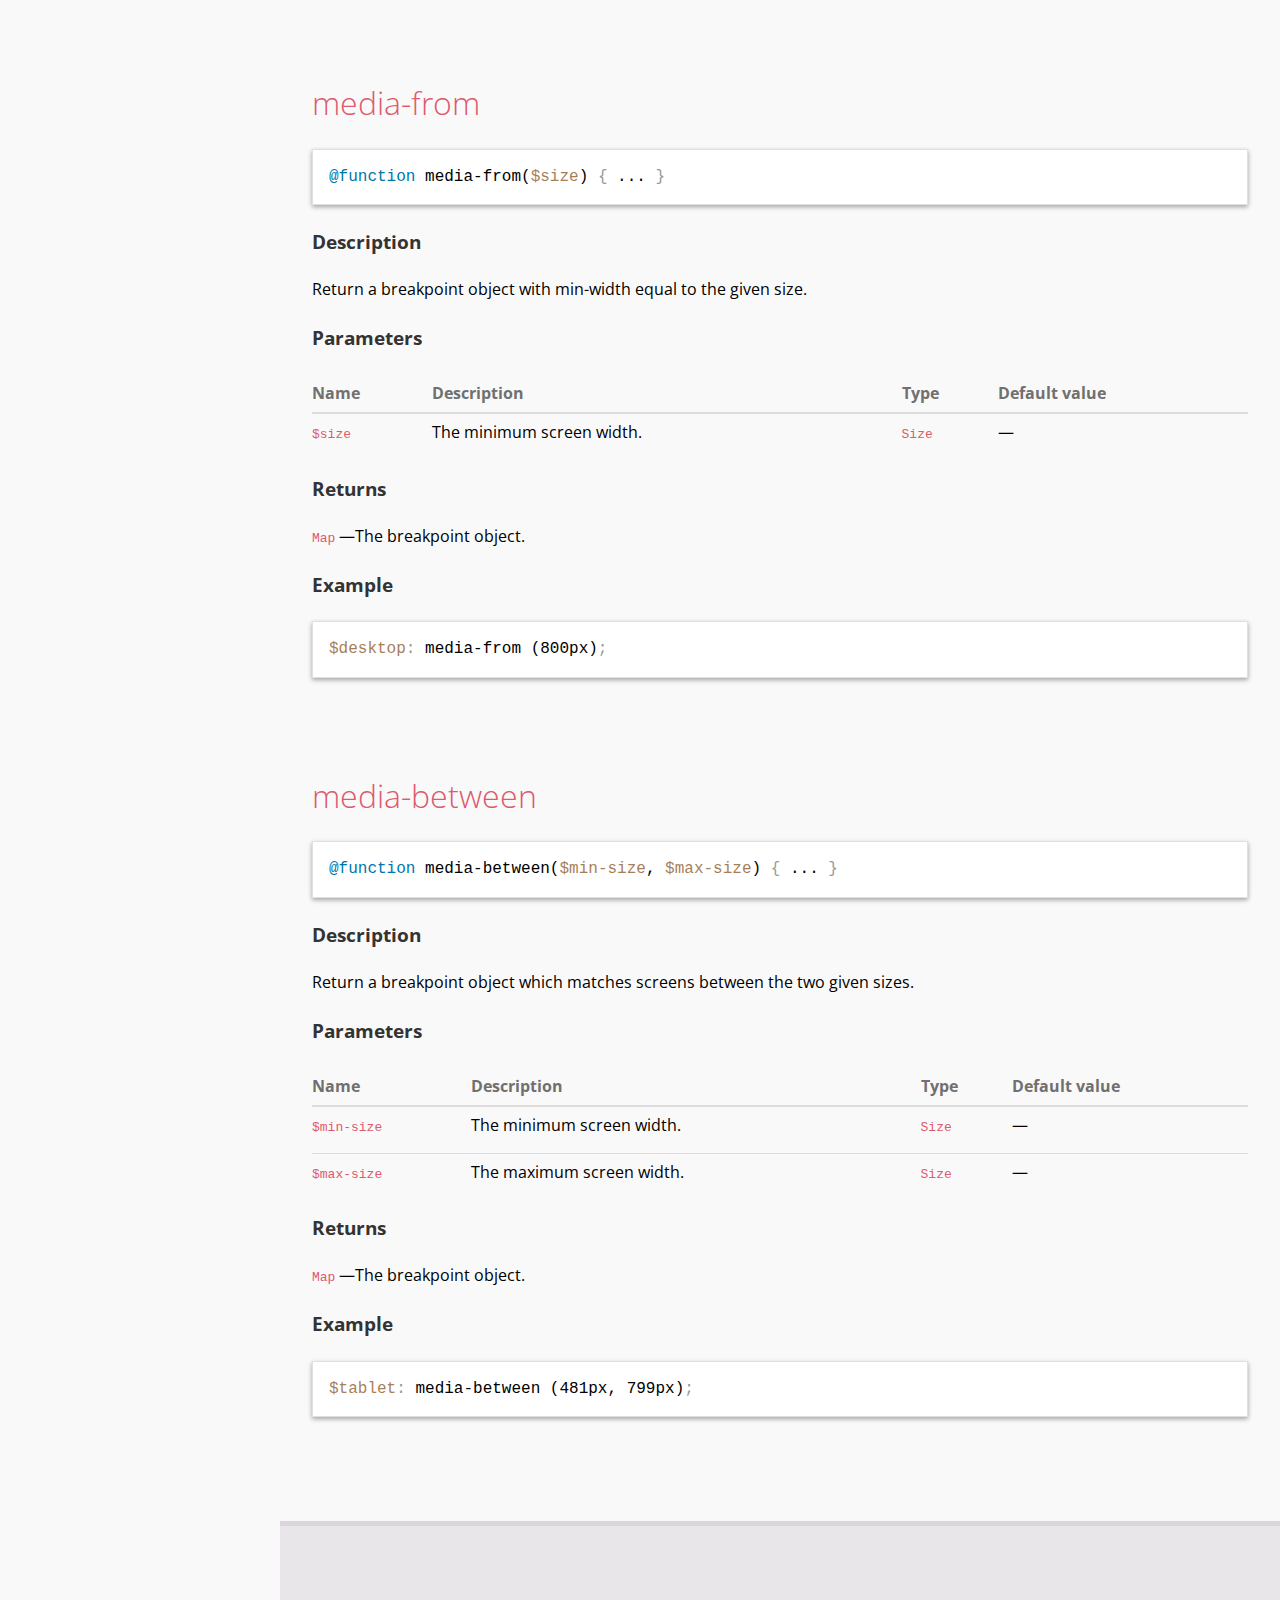
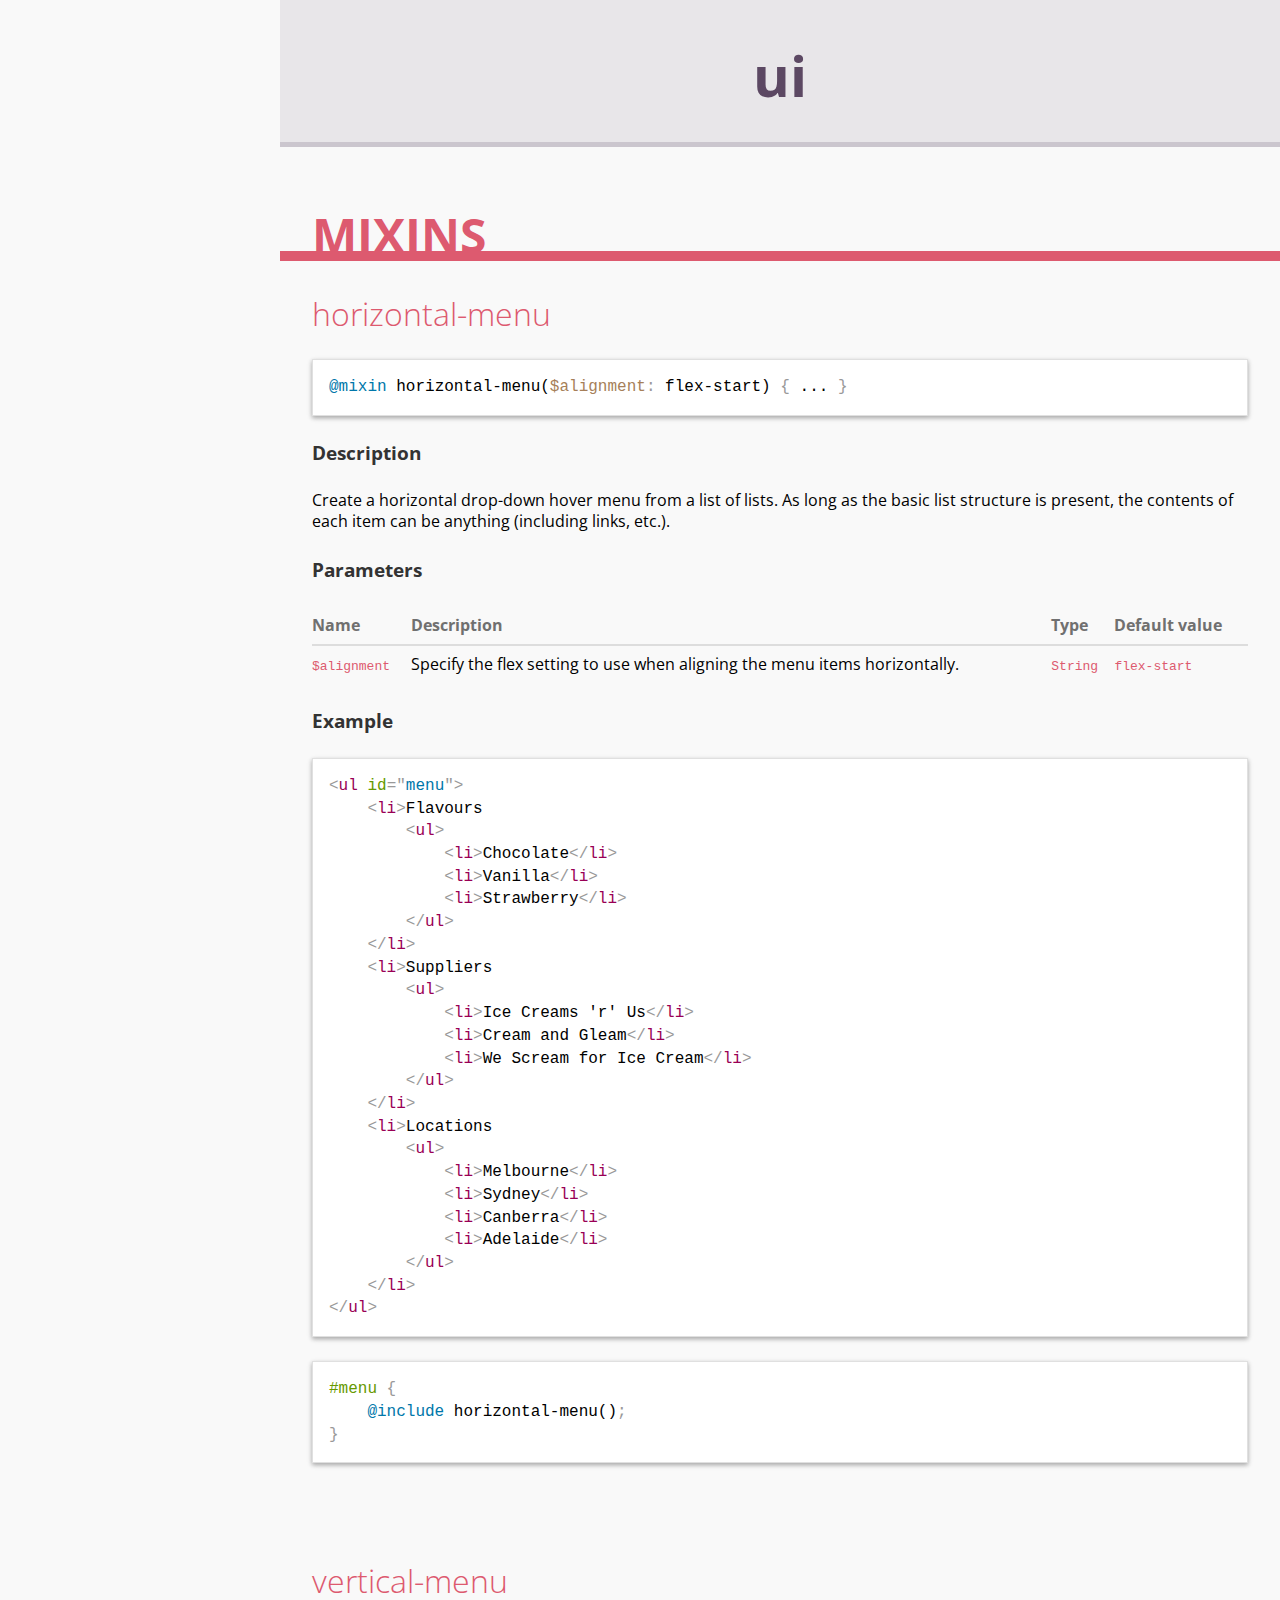
<file: docs/reference/index.html>
<!doctype html><html lang="en"><head><meta charset="utf-8"><title>Neapolitan</title><link rel="stylesheet" href="assets/css/main.css"><link href="https://fonts.googleapis.com/css?family=Open+Sans:400,500,700" rel="stylesheet" type="text/css"><meta name="viewport" content="width=device-width"><meta content="IE=edge, chrome=1" http-equiv="X-UA-Compatible"><!-- Open Graph tags --><meta property="og:title" content="Neapolitan - SassDoc"><meta property="og:type" content="website"><meta property="og:description" content="<p>An unstyled Sass layout framework.</p>
"><!-- Thanks to Sass-lang.com for the icons --><link href="assets/images/favicon.png" rel="shortcut icon"></head><body><aside class="sidebar" role="nav"><div class="sidebar__header"><h1 class="sidebar__title"><a href="https://kdelwat.github.io/Neapolitan/">Neapolitan</a></h1></div><div class="sidebar__body"><button type="button" class="btn-toggle js-btn-toggle" data-alt="Open all">Close all</button><p class="sidebar__item sidebar__item--heading" data-slug="grid"><a href="#grid">grid</a></p><div><p class="sidebar__item sidebar__item--sub-heading" data-slug="grid-mixin"><a href="#grid-mixin">mixins</a></p><ul class="list-unstyled"><li class="sidebar__item sassdoc__item" data-group="grid" data-name="grid" data-type="mixin"><a href="#grid-mixin-grid">grid</a></li><li class="sidebar__item sassdoc__item" data-group="grid" data-name="width" data-type="mixin"><a href="#grid-mixin-width">width</a></li><li class="sidebar__item sassdoc__item" data-group="grid" data-name="gobble" data-type="mixin"><a href="#grid-mixin-gobble">gobble</a></li><li class="sidebar__item sassdoc__item" data-group="grid" data-name="acquiesce" data-type="mixin"><a href="#grid-mixin-acquiesce">acquiesce</a></li></ul></div><p class="sidebar__item sidebar__item--heading" data-slug="misc"><a href="#misc">misc</a></p><div><p class="sidebar__item sidebar__item--sub-heading" data-slug="misc-mixin"><a href="#misc-mixin">mixins</a></p><ul class="list-unstyled"><li class="sidebar__item sassdoc__item" data-group="misc" data-name="clearfix" data-type="mixin"><a href="#misc-mixin-clearfix">clearfix</a></li></ul><p class="sidebar__item sidebar__item--sub-heading" data-slug="misc-function"><a href="#misc-function">functions</a></p><ul class="list-unstyled"><li class="sidebar__item sassdoc__item" data-group="misc" data-name="type-scale" data-type="function"><a href="#misc-function-type-scale">type-scale</a></li></ul></div><p class="sidebar__item sidebar__item--heading" data-slug="responsive"><a href="#responsive">responsive</a></p><div><p class="sidebar__item sidebar__item--sub-heading" data-slug="responsive-mixin"><a href="#responsive-mixin">mixins</a></p><ul class="list-unstyled"><li class="sidebar__item sassdoc__item" data-group="responsive" data-name="center" data-type="mixin"><a href="#responsive-mixin-center">center</a></li><li class="sidebar__item sassdoc__item" data-group="responsive" data-name="breakpoint" data-type="mixin"><a href="#responsive-mixin-breakpoint">breakpoint</a></li><li class="sidebar__item sassdoc__item" data-group="responsive" data-name="break" data-type="mixin"><a href="#responsive-mixin-break">break</a></li><li class="sidebar__item sassdoc__item" data-group="responsive" data-name="hide" data-type="mixin"><a href="#responsive-mixin-hide">hide</a></li><li class="sidebar__item sassdoc__item" data-group="responsive" data-name="show" data-type="mixin"><a href="#responsive-mixin-show">show</a></li><li class="sidebar__item sassdoc__item" data-group="responsive" data-name="respond" data-type="mixin"><a href="#responsive-mixin-respond">respond</a></li></ul><p class="sidebar__item sidebar__item--sub-heading" data-slug="responsive-function"><a href="#responsive-function">functions</a></p><ul class="list-unstyled"><li class="sidebar__item sassdoc__item" data-group="responsive" data-name="media-until" data-type="function"><a href="#responsive-function-media-until">media-until</a></li><li class="sidebar__item sassdoc__item" data-group="responsive" data-name="media-from" data-type="function"><a href="#responsive-function-media-from">media-from</a></li><li class="sidebar__item sassdoc__item" data-group="responsive" data-name="media-between" data-type="function"><a href="#responsive-function-media-between">media-between</a></li></ul></div><p class="sidebar__item sidebar__item--heading" data-slug="ui"><a href="#ui">ui</a></p><div><p class="sidebar__item sidebar__item--sub-heading" data-slug="ui-mixin"><a href="#ui-mixin">mixins</a></p><ul class="list-unstyled"><li class="sidebar__item sassdoc__item" data-group="ui" data-name="horizontal-menu" data-type="mixin"><a href="#ui-mixin-horizontal-menu">horizontal-menu</a></li><li class="sidebar__item sassdoc__item" data-group="ui" data-name="vertical-menu" data-type="mixin"><a href="#ui-mixin-vertical-menu">vertical-menu</a></li><li class="sidebar__item sassdoc__item" data-group="ui" data-name="overlay" data-type="mixin"><a href="#ui-mixin-overlay">overlay</a></li><li class="sidebar__item sassdoc__item" data-group="ui" data-name="rule" data-type="mixin"><a href="#ui-mixin-rule">rule</a></li></ul></div></div></aside><article class="main" role="main"><header class="header" role="banner"><div class="container"><div class="sassdoc__searchbar searchbar"><label for="js-search-input" class="visually-hidden">Search</label><div class="searchbar__form" id="js-search"><input name="search" type="search" class="searchbar__field" autocomplete="off" autofocus id="js-search-input" placeholder="Search"><ul class="searchbar__suggestions" id="js-search-suggestions"></ul></div></div></div></header><section class="main__section"><h1 class="main__heading" id="grid"><div class="container">grid</div></h1><section class="main__sub-section" id="grid-mixin"><h2 class="main__heading--secondary"><div class="container">mixins</div></h2><section class="main__item container item" id="grid-mixin-grid"><h3 class="item__heading"><a class="item__name" href="#mixin-grid">grid</a></h3><div class="item__code-wrapper"><pre class="item__code item__code--togglable language-scss" data-current-state="collapsed" data-expanded="@mixin grid($gutter: 1em, $direction: row, $media: &quot;&quot;) { 

    @include break($media) {
        width: 100%;

        display: flex;
        flex-direction: $direction;

        padding: ( $gutter / 2);

        &amp; &gt; * {
            display: block;
            flex: 1 1 0;

            padding: ( $gutter / 2);
        }
    }
 }" data-collapsed="@mixin grid($gutter: 1em, $direction: row, $media: &quot;&quot;) { ... }"><code>@mixin grid($gutter: 1em, $direction: row, $media: &quot;&quot;) { ... }</code></pre></div><h3 class="item__sub-heading">Description</h3><div class="item__description"><p>Create a flexbox grid inside an element, which will apply to its child containers. The containers will become the columns of the grid.</p></div><h3 class="item__sub-heading">Parameters</h3><table class="item__parameters"><thead><tr><th scope="col"><span class="visually-hidden">parameter</span>Name</th><th scope="col"><span class="visually-hidden">parameter</span>Description</th><th scope="col"><span class="visually-hidden">parameter</span>Type</th><th scope="col"><span class="visually-hidden">parameter</span>Default value</th></tr></thead><tbody><tr class="item__parameter"><th scope="row" data-label="name"><code>$gutter</code></th><td data-label="desc"><p>The width of the gutters which seperate columns.</p></td><td data-label="type"><code>Size</code></td><td data-label="default"><code>1em</code></td></tr><tr class="item__parameter"><th scope="row" data-label="name"><code>$direction</code></th><td data-label="desc"><p>The flex direction that the columns will be displayed in (e.g. row or column).</p></td><td data-label="type"><code>String</code></td><td data-label="default"><code>row</code></td></tr><tr class="item__parameter"><th scope="row" data-label="name"><code>$media</code></th><td data-label="desc"><p>The breakpoint that will have the mixin applied.</p></td><td data-label="type"><code>String</code></td><td data-label="default"><code>&quot;&quot;</code></td></tr></tbody></table><h3 class="item__sub-heading">Example</h3><div class="item__example example"><pre class="example__code language-markup"><code>&lt;article&gt;
    &lt;div&gt;Column 1&lt;/div&gt;
    &lt;div&gt;Column 2&lt;/div&gt;
    &lt;div&gt;Column 3&lt;/div&gt;
&lt;/article&gt;</code></pre></div><div class="item__example example"><pre class="example__code language-scss"><code>article {
    @include grid();
}</code></pre></div><h3 class="item__sub-heading">Requires</h3><ul class="list-unstyled"><li class="item__description item__description--inline"><span class="item__cross-type">[mixin]</span> <a href="#responsive-mixin-break"><code>break</code></a></li></ul></section><section class="main__item container item" id="grid-mixin-width"><h3 class="item__heading"><a class="item__name" href="#mixin-width">width</a></h3><div class="item__code-wrapper"><pre class="item__code item__code--togglable language-scss" data-current-state="collapsed" data-expanded="@mixin width($fraction, $media: &quot;&quot;) { 
    @include break($media) {
        flex: 0 0 ($fraction * 100%);
    }
 }" data-collapsed="@mixin width($fraction, $media: &quot;&quot;) { ... }"><code>@mixin width($fraction, $media: &quot;&quot;) { ... }</code></pre></div><h3 class="item__sub-heading">Description</h3><div class="item__description"><p>Explicitly set the width of a grid column, preventing it from flexing and causing the other columns to accomodate it.</p></div><h3 class="item__sub-heading">Parameters</h3><table class="item__parameters"><thead><tr><th scope="col"><span class="visually-hidden">parameter</span>Name</th><th scope="col"><span class="visually-hidden">parameter</span>Description</th><th scope="col"><span class="visually-hidden">parameter</span>Type</th><th scope="col"><span class="visually-hidden">parameter</span>Default value</th></tr></thead><tbody><tr class="item__parameter"><th scope="row" data-label="name"><code>$fraction</code></th><td data-label="desc"><p>A fraction (out of 1) representing the space that a column should take up. For example, a value of 1/2 will always fill half the total width of the grid.</p></td><td data-label="type"><code>Ratio</code></td><td data-label="default">&mdash;<span class="visually-hidden">none</span></td></tr><tr class="item__parameter"><th scope="row" data-label="name"><code>$media</code></th><td data-label="desc"><p>The breakpoint that will have the mixin applied.</p></td><td data-label="type"><code>String</code></td><td data-label="default"><code>&quot;&quot;</code></td></tr></tbody></table><h3 class="item__sub-heading">Example</h3><div class="item__example example"><pre class="example__code language-markup"><code>&lt;article&gt;
    &lt;div&gt;Column 1&lt;/div&gt;
    &lt;div&gt;Column 2&lt;/div&gt;
    &lt;div&gt;Column 3&lt;/div&gt;
&lt;/article&gt;</code></pre></div><div class="item__example example"><pre class="example__code language-scss"><code>article {
    @include grid();
}

article:first-child() {
    @include width(1/2, $media: $mobile);
}</code></pre></div><h3 class="item__sub-heading">Requires</h3><ul class="list-unstyled"><li class="item__description item__description--inline"><span class="item__cross-type">[mixin]</span> <a href="#responsive-mixin-break"><code>break</code></a></li></ul></section><section class="main__item container item" id="grid-mixin-gobble"><h3 class="item__heading"><a class="item__name" href="#mixin-gobble">gobble</a></h3><div class="item__code-wrapper"><pre class="item__code item__code--togglable language-scss" data-current-state="collapsed" data-expanded="@mixin gobble($strength, $media: &quot;&quot;) { 

    $value: 2;

    @if $strength != 1 {
        @for $n from 2 through $strength {
            $value: $value * 2;
        }
    }

    @include break($media) {
        flex-grow: $value;
    }
 }" data-collapsed="@mixin gobble($strength, $media: &quot;&quot;) { ... }"><code>@mixin gobble($strength, $media: &quot;&quot;) { ... }</code></pre></div><h3 class="item__sub-heading">Description</h3><div class="item__description"><p>Set the growing strength of a column, allowing it to &quot;muscle out&quot; other columns.</p></div><h3 class="item__sub-heading">Parameters</h3><table class="item__parameters"><thead><tr><th scope="col"><span class="visually-hidden">parameter</span>Name</th><th scope="col"><span class="visually-hidden">parameter</span>Description</th><th scope="col"><span class="visually-hidden">parameter</span>Type</th><th scope="col"><span class="visually-hidden">parameter</span>Default value</th></tr></thead><tbody><tr class="item__parameter"><th scope="row" data-label="name"><code>$strength</code></th><td data-label="desc"><p>An integer, starting at 1, that will set the strength of the column.</p></td><td data-label="type"><code>Integer</code></td><td data-label="default">&mdash;<span class="visually-hidden">none</span></td></tr><tr class="item__parameter"><th scope="row" data-label="name"><code>$media</code></th><td data-label="desc"><p>The breakpoint that will have the mixin applied.</p></td><td data-label="type"><code>String</code></td><td data-label="default"><code>&quot;&quot;</code></td></tr></tbody></table><h3 class="item__sub-heading">Example</h3><div class="item__example example"><pre class="example__code language-markup"><code>&lt;article&gt;
    &lt;div&gt;Column 1&lt;/div&gt;
    &lt;div&gt;Column 2&lt;/div&gt;
    &lt;div&gt;Column 3&lt;/div&gt;
&lt;/article&gt;</code></pre></div><div class="item__example example"><pre class="example__code language-scss"><code>article {
    @include grid();
}

article:first-child() {
    @include gobble(2);
}</code></pre></div><h3 class="item__sub-heading">Requires</h3><ul class="list-unstyled"><li class="item__description item__description--inline"><span class="item__cross-type">[mixin]</span> <a href="#responsive-mixin-break"><code>break</code></a></li></ul></section><section class="main__item container item" id="grid-mixin-acquiesce"><h3 class="item__heading"><a class="item__name" href="#mixin-acquiesce">acquiesce</a></h3><div class="item__code-wrapper"><pre class="item__code item__code--togglable language-scss" data-current-state="collapsed" data-expanded="@mixin acquiesce($strength, $media: &quot;&quot;) { 

    $value: 1;

    @if $strength != 1 {
        @for $n from 2 through $strength {
            $value: $value * 2;
        }
    }

    @include break($media) {
        flex-shrink: $value;
    }
 }" data-collapsed="@mixin acquiesce($strength, $media: &quot;&quot;) { ... }"><code>@mixin acquiesce($strength, $media: &quot;&quot;) { ... }</code></pre></div><h3 class="item__sub-heading">Description</h3><div class="item__description"><p>Set the shrinking ability of a column, allowing it to concede space to other columns.</p></div><h3 class="item__sub-heading">Parameters</h3><table class="item__parameters"><thead><tr><th scope="col"><span class="visually-hidden">parameter</span>Name</th><th scope="col"><span class="visually-hidden">parameter</span>Description</th><th scope="col"><span class="visually-hidden">parameter</span>Type</th><th scope="col"><span class="visually-hidden">parameter</span>Default value</th></tr></thead><tbody><tr class="item__parameter"><th scope="row" data-label="name"><code>$strength</code></th><td data-label="desc"><p>An integer, starting at 1, that will set the weakness of the column.</p></td><td data-label="type"><code>Integer</code></td><td data-label="default">&mdash;<span class="visually-hidden">none</span></td></tr><tr class="item__parameter"><th scope="row" data-label="name"><code>$media</code></th><td data-label="desc"><p>The breakpoint that will have the mixin applied.</p></td><td data-label="type"><code>String</code></td><td data-label="default"><code>&quot;&quot;</code></td></tr></tbody></table><h3 class="item__sub-heading">Example</h3><div class="item__example example"><pre class="example__code language-markup"><code>&lt;article&gt;
    &lt;div&gt;Column 1&lt;/div&gt;
    &lt;div&gt;Column 2&lt;/div&gt;
    &lt;div&gt;Column 3&lt;/div&gt;
&lt;/article&gt;</code></pre></div><div class="item__example example"><pre class="example__code language-scss"><code>article {
    @include grid();
}

article:first-child() {
    @include acquiesce(3); //This guy&#39;s REALLY weak
}</code></pre></div><h3 class="item__sub-heading">Requires</h3><ul class="list-unstyled"><li class="item__description item__description--inline"><span class="item__cross-type">[mixin]</span> <a href="#responsive-mixin-break"><code>break</code></a></li></ul></section></section></section><section class="main__section"><h1 class="main__heading" id="misc"><div class="container">misc</div></h1><section class="main__sub-section" id="misc-mixin"><h2 class="main__heading--secondary"><div class="container">mixins</div></h2><section class="main__item container item" id="misc-mixin-clearfix"><h3 class="item__heading"><a class="item__name" href="#mixin-clearfix">clearfix</a></h3><div class="item__code-wrapper"><pre class="item__code item__code--togglable language-scss" data-current-state="collapsed" data-expanded="@mixin clearfix($media: &quot;&quot;) { 
    @include break($media) {
        &amp;::after {
            content: &quot;&quot;;
            display: block;
            clear: both;
        }
    }
 }" data-collapsed="@mixin clearfix($media: &quot;&quot;) { ... }"><code>@mixin clearfix($media: &quot;&quot;) { ... }</code></pre></div><h3 class="item__sub-heading">Description</h3><div class="item__description"><p>A simple clearfix for elements containing floats.</p></div><h3 class="item__sub-heading">Parameters</h3><table class="item__parameters"><thead><tr><th scope="col"><span class="visually-hidden">parameter</span>Name</th><th scope="col"><span class="visually-hidden">parameter</span>Description</th><th scope="col"><span class="visually-hidden">parameter</span>Type</th><th scope="col"><span class="visually-hidden">parameter</span>Default value</th></tr></thead><tbody><tr class="item__parameter"><th scope="row" data-label="name"><code>$media</code></th><td data-label="desc"><p>The breakpoint that will have the mixin applied.</p></td><td data-label="type"><code>String</code></td><td data-label="default"><code>&quot;&quot;</code></td></tr></tbody></table><h3 class="item__sub-heading">Example</h3><div class="item__example example"><pre class="example__code language-scss"><code>div {
    @include clearfix();
}</code></pre></div><h3 class="item__sub-heading">Requires</h3><ul class="list-unstyled"><li class="item__description item__description--inline"><span class="item__cross-type">[mixin]</span> <a href="#responsive-mixin-break"><code>break</code></a></li></ul></section></section><section class="main__sub-section" id="misc-function"><h2 class="main__heading--secondary"><div class="container">functions</div></h2><section class="main__item container item" id="misc-function-type-scale"><h3 class="item__heading"><a class="item__name" href="#function-type-scale">type-scale</a></h3><div class="item__code-wrapper"><pre class="item__code item__code--togglable language-scss" data-current-state="collapsed" data-expanded="@function type-scale($ratio, $level) { 
    $base: 1rem;

    @if $level == 1{
        @return $base;
    } @else if $level &gt; 1 {
        @for $i from 1 through ($level - 1) {
            $base: $base * $ratio;
        }
    } @else {
        @for $i from $level through 0 {
            $base: $base / $ratio;
        }
    }

    @return $base;
 }" data-collapsed="@function type-scale($ratio, $level) { ... }"><code>@function type-scale($ratio, $level) { ... }</code></pre></div><h3 class="item__sub-heading">Description</h3><div class="item__description"><p>A function which provides a type scale based on the given ratio, to create consistent font sizing. The default size (<code>$level: 1</code>) //</p></div><h3 class="item__sub-heading">Parameters</h3><table class="item__parameters"><thead><tr><th scope="col"><span class="visually-hidden">parameter</span>Name</th><th scope="col"><span class="visually-hidden">parameter</span>Description</th><th scope="col"><span class="visually-hidden">parameter</span>Type</th><th scope="col"><span class="visually-hidden">parameter</span>Default value</th></tr></thead><tbody><tr class="item__parameter"><th scope="row" data-label="name"><code>$ratio</code></th><td data-label="desc"><p>The type ratio, such as the golden ratio of 1.618, to be used in calculation.</p></td><td data-label="type"><code>Number</code></td><td data-label="default">&mdash;<span class="visually-hidden">none</span></td></tr><tr class="item__parameter"><th scope="row" data-label="name"><code>$level</code></th><td data-label="desc"><p>The level of type to be used, from 1 to infinity.</p></td><td data-label="type"><code>Integer</code></td><td data-label="default">&mdash;<span class="visually-hidden">none</span></td></tr></tbody></table><h3 class="item__sub-heading">Returns</h3><div class="item__description item__description--inline"><code>Size</code> &mdash;<p>The calculated font size.</p></div><h3 class="item__sub-heading">Example</h3><div class="item__example example"><pre class="example__code language-scss"><code>h1 {
    font-size: type-scale($ratio: 1.618, $level: 6);
}</code></pre></div></section></section></section><section class="main__section"><h1 class="main__heading" id="responsive"><div class="container">responsive</div></h1><section class="main__sub-section" id="responsive-mixin"><h2 class="main__heading--secondary"><div class="container">mixins</div></h2><section class="main__item container item" id="responsive-mixin-center"><h3 class="item__heading"><a class="item__name" href="#mixin-center">center</a></h3><div class="item__code-wrapper"><pre class="item__code item__code--togglable language-scss" data-current-state="collapsed" data-expanded="@mixin center($width, $media: &quot;&quot;) { 
    @include break($media) {
        width: $width;
        margin-left: auto;
        margin-right: auto;
    }
 }" data-collapsed="@mixin center($width, $media: &quot;&quot;) { ... }"><code>@mixin center($width, $media: &quot;&quot;) { ... }</code></pre></div><h3 class="item__sub-heading">Description</h3><div class="item__description"><p>Horizontally center an element, giving it a given width.</p></div><h3 class="item__sub-heading">Parameters</h3><table class="item__parameters"><thead><tr><th scope="col"><span class="visually-hidden">parameter</span>Name</th><th scope="col"><span class="visually-hidden">parameter</span>Description</th><th scope="col"><span class="visually-hidden">parameter</span>Type</th><th scope="col"><span class="visually-hidden">parameter</span>Default value</th></tr></thead><tbody><tr class="item__parameter"><th scope="row" data-label="name"><code>$width</code></th><td data-label="desc"><p>The width of the element.</p></td><td data-label="type"><code>Size</code></td><td data-label="default">&mdash;<span class="visually-hidden">none</span></td></tr><tr class="item__parameter"><th scope="row" data-label="name"><code>$media</code></th><td data-label="desc"><p>The breakpoint that will have the mixin applied.</p></td><td data-label="type"><code>String</code></td><td data-label="default"><code>&quot;&quot;</code></td></tr></tbody></table><h3 class="item__sub-heading">Example</h3><div class="item__example example"><pre class="example__code language-scss"><code>div {
    @include center(500px, $media: $tablet);
}</code></pre></div><h3 class="item__sub-heading">Requires</h3><ul class="list-unstyled"><li class="item__description item__description--inline"><span class="item__cross-type">[mixin]</span> <a href="#responsive-mixin-break"><code>break</code></a></li></ul></section><section class="main__item container item" id="responsive-mixin-breakpoint"><h3 class="item__heading"><a class="item__name" href="#mixin-breakpoint">breakpoint</a></h3><div class="item__code-wrapper"><pre class="item__code item__code--togglable language-scss" data-current-state="collapsed" data-expanded="@mixin breakpoint($parameters) { 

    $query: &#39;screen and &#39;;

    @each $variable, $value in $parameters {
        $query: $query + &#39;(&#39; + $variable + &#39;:&#39; + $value + &#39;) and &#39;;
    };

    $query: str-slice($query, 0, -5);

    @media #{$query} { @content; };
 }" data-collapsed="@mixin breakpoint($parameters) { ... }"><code>@mixin breakpoint($parameters) { ... }</code></pre></div><h3 class="item__sub-heading">Description</h3><div class="item__description"><p>Wrap content in a media query created from a breakpoint object.</p><p>The breakpoint is simply a map, where the keys are media query parameters (e.g. max-width) and the values are their value.</p></div><h3 class="item__sub-heading">Parameters</h3><table class="item__parameters"><thead><tr><th scope="col"><span class="visually-hidden">parameter</span>Name</th><th scope="col"><span class="visually-hidden">parameter</span>Description</th><th scope="col"><span class="visually-hidden">parameter</span>Type</th><th scope="col"><span class="visually-hidden">parameter</span>Default value</th></tr></thead><tbody><tr class="item__parameter"><th scope="row" data-label="name"><code>$parameters</code></th><td data-label="desc"><p>The media query parameters.</p></td><td data-label="type"><code>Map</code></td><td data-label="default">&mdash;<span class="visually-hidden">none</span></td></tr></tbody></table><h3 class="item__sub-heading">Content</h3><p>This mixin allows extra content to be passed (through the <code>@content</code> directive).<h3 class="item__sub-heading">Example</h3><div class="item__example example"><pre class="example__code language-scss"><code>$mobile: (max-width: 480px);

div {
    @include breakpoint($mobile) {
        background-color: red;
    }
}</code></pre></div><h3 class="item__sub-heading">Used by</h3><ul class="list-unstyled"><li><span class="item__cross-type">[mixin]</span> <a href="#responsive-mixin-break"><code>break</code></a></li></ul></p></section><section class="main__item container item" id="responsive-mixin-break"><h3 class="item__heading"><a class="item__name" href="#mixin-break">break</a></h3><div class="item__code-wrapper"><pre class="item__code item__code--togglable language-scss" data-current-state="collapsed" data-expanded="@mixin break($media: &quot;&quot;) { 
    @if $media != &quot;&quot; {
        @include breakpoint($media) {
            @content;
        }
    } @else {
        @content;
    }
 }" data-collapsed="@mixin break($media: &quot;&quot;) { ... }"><code>@mixin break($media: &quot;&quot;) { ... }</code></pre></div><h3 class="item__sub-heading">Description</h3><div class="item__description"><p>A helper for other mixins, that can take a breakpoint argument. If the argument is a breakpoint object, it applies the <code>breakpoint</code> mixin, but if an empty string is passed in simply outputs the given content. This allows for optional media parameters in other functions.</p></div><h3 class="item__sub-heading">Parameters</h3><table class="item__parameters"><thead><tr><th scope="col"><span class="visually-hidden">parameter</span>Name</th><th scope="col"><span class="visually-hidden">parameter</span>Description</th><th scope="col"><span class="visually-hidden">parameter</span>Type</th><th scope="col"><span class="visually-hidden">parameter</span>Default value</th></tr></thead><tbody><tr class="item__parameter"><th scope="row" data-label="name"><code>$media</code></th><td data-label="desc"><p>The breakpoint object.</p></td><td data-label="type"><code>String</code></td><td data-label="default"><code>&quot;&quot;</code></td></tr></tbody></table><h3 class="item__sub-heading">Content</h3><p>This mixin allows extra content to be passed (through the <code>@content</code> directive).<h3 class="item__sub-heading">Example</h3><div class="item__example example"><pre class="example__code language-scss"><code>@mixin clearfix($media:&quot;&quot;) {
    @include break($media) {
        &amp;::after {
            content: &quot;&quot;;
            display: block;
            clear: both;
        }
    }
}</code></pre></div><h3 class="item__sub-heading">Requires</h3><ul class="list-unstyled"><li class="item__description item__description--inline"><span class="item__cross-type">[mixin]</span> <a href="#responsive-mixin-breakpoint"><code>breakpoint</code></a></li></ul><h3 class="item__sub-heading">Used by</h3><ul class="list-unstyled"><li><span class="item__cross-type">[mixin]</span> <a href="#grid-mixin-grid"><code>grid</code></a></li><li><span class="item__cross-type">[mixin]</span> <a href="#grid-mixin-width"><code>width</code></a></li><li><span class="item__cross-type">[mixin]</span> <a href="#grid-mixin-gobble"><code>gobble</code></a></li><li><span class="item__cross-type">[mixin]</span> <a href="#grid-mixin-acquiesce"><code>acquiesce</code></a></li><li><span class="item__cross-type">[mixin]</span> <a href="#misc-mixin-clearfix"><code>clearfix</code></a></li><li><span class="item__cross-type">[mixin]</span> <a href="#responsive-mixin-center"><code>center</code></a></li><li><span class="item__cross-type">[mixin]</span> <a href="#responsive-mixin-hide"><code>hide</code></a></li><li><span class="item__cross-type">[mixin]</span> <a href="#responsive-mixin-show"><code>show</code></a></li></ul></p></section><section class="main__item container item" id="responsive-mixin-hide"><h3 class="item__heading"><a class="item__name" href="#mixin-hide">hide</a></h3><div class="item__code-wrapper"><pre class="item__code item__code--togglable language-scss" data-current-state="collapsed" data-expanded="@mixin hide($media) { 
    @include break($media) {
        display: none;
    }
 }" data-collapsed="@mixin hide($media) { ... }"><code>@mixin hide($media) { ... }</code></pre></div><h3 class="item__sub-heading">Description</h3><div class="item__description"><p>Hide the element when a given breakpoint object is active.</p></div><h3 class="item__sub-heading">Parameters</h3><table class="item__parameters"><thead><tr><th scope="col"><span class="visually-hidden">parameter</span>Name</th><th scope="col"><span class="visually-hidden">parameter</span>Description</th><th scope="col"><span class="visually-hidden">parameter</span>Type</th><th scope="col"><span class="visually-hidden">parameter</span>Default value</th></tr></thead><tbody><tr class="item__parameter"><th scope="row" data-label="name"><code>$media</code></th><td data-label="desc"><p>The breakpoint to hide on.</p></td><td data-label="type"><code>Map</code></td><td data-label="default">&mdash;<span class="visually-hidden">none</span></td></tr></tbody></table><h3 class="item__sub-heading">Example</h3><div class="item__example example"><pre class="example__code language-scss"><code>div {
    @include hide ($mobile);
}</code></pre></div><h3 class="item__sub-heading">Requires</h3><ul class="list-unstyled"><li class="item__description item__description--inline"><span class="item__cross-type">[mixin]</span> <a href="#responsive-mixin-break"><code>break</code></a></li></ul></section><section class="main__item container item" id="responsive-mixin-show"><h3 class="item__heading"><a class="item__name" href="#mixin-show">show</a></h3><div class="item__code-wrapper"><pre class="item__code item__code--togglable language-scss" data-current-state="collapsed" data-expanded="@mixin show($media) { 
    display: none;

    @include break($media) {
        display: block;
    }
 }" data-collapsed="@mixin show($media) { ... }"><code>@mixin show($media) { ... }</code></pre></div><h3 class="item__sub-heading">Description</h3><div class="item__description"><p>Show the element only when a given breakpoint object is active, i.e. hide it on all other screen sizes.</p></div><h3 class="item__sub-heading">Parameters</h3><table class="item__parameters"><thead><tr><th scope="col"><span class="visually-hidden">parameter</span>Name</th><th scope="col"><span class="visually-hidden">parameter</span>Description</th><th scope="col"><span class="visually-hidden">parameter</span>Type</th><th scope="col"><span class="visually-hidden">parameter</span>Default value</th></tr></thead><tbody><tr class="item__parameter"><th scope="row" data-label="name"><code>$media</code></th><td data-label="desc"><p>The breakpoint to show on.</p></td><td data-label="type"><code>Map</code></td><td data-label="default">&mdash;<span class="visually-hidden">none</span></td></tr></tbody></table><h3 class="item__sub-heading">Example</h3><div class="item__example example"><pre class="example__code language-scss"><code>div {
    @include show ($desktop);
}</code></pre></div><h3 class="item__sub-heading">Requires</h3><ul class="list-unstyled"><li class="item__description item__description--inline"><span class="item__cross-type">[mixin]</span> <a href="#responsive-mixin-break"><code>break</code></a></li></ul></section><section class="main__item container item" id="responsive-mixin-respond"><h3 class="item__heading"><a class="item__name" href="#mixin-respond">respond</a></h3><div class="item__code-wrapper"><pre class="item__code item__code--togglable language-scss" data-current-state="collapsed" data-expanded="@mixin respond() { 
    $active: #{nth(&amp;, -1)};
    @if $active == &#39;img&#39; {
        width: 100%;
        height: auto;
    } @else if $active == &#39;table&#39; {
        display: block;
        overflow-x: auto;
    }
 }" data-collapsed="@mixin respond() { ... }"><code>@mixin respond() { ... }</code></pre></div><h3 class="item__sub-heading">Description</h3><div class="item__description"><p>Make supported elements responsive. The mixin supports img and table tags, which are automatically detected. Their size and overflow behaviour is set to make them easily responsive.</p></div><h3 class="item__sub-heading">Parameters</h3><p>None.</p><h3 class="item__sub-heading">Output</h3><div class="item__description"><p>img { width: 100%; height: auto; }</p></div><h3 class="item__sub-heading">Example</h3><div class="item__example example"><pre class="example__code language-scss"><code>img {
    @include respond ();
}</code></pre></div></section></section><section class="main__sub-section" id="responsive-function"><h2 class="main__heading--secondary"><div class="container">functions</div></h2><section class="main__item container item" id="responsive-function-media-until"><h3 class="item__heading"><a class="item__name" href="#function-media-until">media-until</a></h3><div class="item__code-wrapper"><pre class="item__code item__code--togglable language-scss" data-current-state="collapsed" data-expanded="@function media-until($size) { 
    @return (max-width: $size);
 }" data-collapsed="@function media-until($size) { ... }"><code>@function media-until($size) { ... }</code></pre></div><h3 class="item__sub-heading">Description</h3><div class="item__description"><p>Return a breakpoint object with max-width equal to the given size.</p></div><h3 class="item__sub-heading">Parameters</h3><table class="item__parameters"><thead><tr><th scope="col"><span class="visually-hidden">parameter</span>Name</th><th scope="col"><span class="visually-hidden">parameter</span>Description</th><th scope="col"><span class="visually-hidden">parameter</span>Type</th><th scope="col"><span class="visually-hidden">parameter</span>Default value</th></tr></thead><tbody><tr class="item__parameter"><th scope="row" data-label="name"><code>$size</code></th><td data-label="desc"><p>The maximum screen width.</p></td><td data-label="type"><code>Size</code></td><td data-label="default">&mdash;<span class="visually-hidden">none</span></td></tr></tbody></table><h3 class="item__sub-heading">Returns</h3><div class="item__description item__description--inline"><code>Map</code> &mdash;<p>The breakpoint object.</p></div><h3 class="item__sub-heading">Example</h3><div class="item__example example"><pre class="example__code language-scss"><code>$mobile: media-until (480px);</code></pre></div></section><section class="main__item container item" id="responsive-function-media-from"><h3 class="item__heading"><a class="item__name" href="#function-media-from">media-from</a></h3><div class="item__code-wrapper"><pre class="item__code item__code--togglable language-scss" data-current-state="collapsed" data-expanded="@function media-from($size) { 
    @return (min-width: $size);
 }" data-collapsed="@function media-from($size) { ... }"><code>@function media-from($size) { ... }</code></pre></div><h3 class="item__sub-heading">Description</h3><div class="item__description"><p>Return a breakpoint object with min-width equal to the given size.</p></div><h3 class="item__sub-heading">Parameters</h3><table class="item__parameters"><thead><tr><th scope="col"><span class="visually-hidden">parameter</span>Name</th><th scope="col"><span class="visually-hidden">parameter</span>Description</th><th scope="col"><span class="visually-hidden">parameter</span>Type</th><th scope="col"><span class="visually-hidden">parameter</span>Default value</th></tr></thead><tbody><tr class="item__parameter"><th scope="row" data-label="name"><code>$size</code></th><td data-label="desc"><p>The minimum screen width.</p></td><td data-label="type"><code>Size</code></td><td data-label="default">&mdash;<span class="visually-hidden">none</span></td></tr></tbody></table><h3 class="item__sub-heading">Returns</h3><div class="item__description item__description--inline"><code>Map</code> &mdash;<p>The breakpoint object.</p></div><h3 class="item__sub-heading">Example</h3><div class="item__example example"><pre class="example__code language-scss"><code>$desktop: media-from (800px);</code></pre></div></section><section class="main__item container item" id="responsive-function-media-between"><h3 class="item__heading"><a class="item__name" href="#function-media-between">media-between</a></h3><div class="item__code-wrapper"><pre class="item__code item__code--togglable language-scss" data-current-state="collapsed" data-expanded="@function media-between($min-size, $max-size) { 
    @return (min-width: $min-size, max-width: $max-size);
 }" data-collapsed="@function media-between($min-size, $max-size) { ... }"><code>@function media-between($min-size, $max-size) { ... }</code></pre></div><h3 class="item__sub-heading">Description</h3><div class="item__description"><p>Return a breakpoint object which matches screens between the two given sizes.</p></div><h3 class="item__sub-heading">Parameters</h3><table class="item__parameters"><thead><tr><th scope="col"><span class="visually-hidden">parameter</span>Name</th><th scope="col"><span class="visually-hidden">parameter</span>Description</th><th scope="col"><span class="visually-hidden">parameter</span>Type</th><th scope="col"><span class="visually-hidden">parameter</span>Default value</th></tr></thead><tbody><tr class="item__parameter"><th scope="row" data-label="name"><code>$min-size</code></th><td data-label="desc"><p>The minimum screen width.</p></td><td data-label="type"><code>Size</code></td><td data-label="default">&mdash;<span class="visually-hidden">none</span></td></tr><tr class="item__parameter"><th scope="row" data-label="name"><code>$max-size</code></th><td data-label="desc"><p>The maximum screen width.</p></td><td data-label="type"><code>Size</code></td><td data-label="default">&mdash;<span class="visually-hidden">none</span></td></tr></tbody></table><h3 class="item__sub-heading">Returns</h3><div class="item__description item__description--inline"><code>Map</code> &mdash;<p>The breakpoint object.</p></div><h3 class="item__sub-heading">Example</h3><div class="item__example example"><pre class="example__code language-scss"><code>$tablet: media-between (481px, 799px);</code></pre></div></section></section></section><section class="main__section"><h1 class="main__heading" id="ui"><div class="container">ui</div></h1><section class="main__sub-section" id="ui-mixin"><h2 class="main__heading--secondary"><div class="container">mixins</div></h2><section class="main__item container item" id="ui-mixin-horizontal-menu"><h3 class="item__heading"><a class="item__name" href="#mixin-horizontal-menu">horizontal-menu</a></h3><div class="item__code-wrapper"><pre class="item__code item__code--togglable language-scss" data-current-state="collapsed" data-expanded="@mixin horizontal-menu($alignment: flex-start) { 
    display: flex;
    justify-content: $alignment;
    position: relative;

    &amp; &gt; li {
        display: inline-block;

        ul {
            position: absolute;
            display: none;
        }
    }

    &amp; &gt; li:hover {

        ul {
            display: block;
        }
    }
 }" data-collapsed="@mixin horizontal-menu($alignment: flex-start) { ... }"><code>@mixin horizontal-menu($alignment: flex-start) { ... }</code></pre></div><h3 class="item__sub-heading">Description</h3><div class="item__description"><p>Create a horizontal drop-down hover menu from a list of lists. As long as the basic list structure is present, the contents of each item can be anything (including links, etc.).</p></div><h3 class="item__sub-heading">Parameters</h3><table class="item__parameters"><thead><tr><th scope="col"><span class="visually-hidden">parameter</span>Name</th><th scope="col"><span class="visually-hidden">parameter</span>Description</th><th scope="col"><span class="visually-hidden">parameter</span>Type</th><th scope="col"><span class="visually-hidden">parameter</span>Default value</th></tr></thead><tbody><tr class="item__parameter"><th scope="row" data-label="name"><code>$alignment</code></th><td data-label="desc"><p>Specify the flex setting to use when aligning the menu items horizontally.</p></td><td data-label="type"><code>String</code></td><td data-label="default"><code>flex-start</code></td></tr></tbody></table><h3 class="item__sub-heading">Example</h3><div class="item__example example"><pre class="example__code language-markup"><code>&lt;ul id=&quot;menu&quot;&gt;
    &lt;li&gt;Flavours
        &lt;ul&gt;
            &lt;li&gt;Chocolate&lt;/li&gt;
            &lt;li&gt;Vanilla&lt;/li&gt;
            &lt;li&gt;Strawberry&lt;/li&gt;
        &lt;/ul&gt;
    &lt;/li&gt;
    &lt;li&gt;Suppliers
        &lt;ul&gt;
            &lt;li&gt;Ice Creams &#39;r&#39; Us&lt;/li&gt;
            &lt;li&gt;Cream and Gleam&lt;/li&gt;
            &lt;li&gt;We Scream for Ice Cream&lt;/li&gt;
        &lt;/ul&gt;
    &lt;/li&gt;
    &lt;li&gt;Locations
        &lt;ul&gt;
            &lt;li&gt;Melbourne&lt;/li&gt;
            &lt;li&gt;Sydney&lt;/li&gt;
            &lt;li&gt;Canberra&lt;/li&gt;
            &lt;li&gt;Adelaide&lt;/li&gt;
        &lt;/ul&gt;
    &lt;/li&gt;
&lt;/ul&gt;</code></pre></div><div class="item__example example"><pre class="example__code language-scss"><code>#menu {
    @include horizontal-menu();
}</code></pre></div></section><section class="main__item container item" id="ui-mixin-vertical-menu"><h3 class="item__heading"><a class="item__name" href="#mixin-vertical-menu">vertical-menu</a></h3><div class="item__code-wrapper"><pre class="item__code item__code--togglable language-scss" data-current-state="collapsed" data-expanded="@mixin vertical-menu() { 
    position: relative;
    display: inline-block;

    &amp; &gt; li {

        ul {
            position: absolute;
            top: 0px;
            margin-left: 100%;

            display: none;
        }
    }

    &amp; &gt; li:hover {

        ul {
            display: block;
        }
    }
 }" data-collapsed="@mixin vertical-menu() { ... }"><code>@mixin vertical-menu() { ... }</code></pre></div><h3 class="item__sub-heading">Description</h3><div class="item__description"><p>Create a vertical hover menu from a list of lists, similarly to the horizontal-menu. Hovering over a top-level item will display the submenu to the right.</p></div><h3 class="item__sub-heading">Parameters</h3><p>None.</p><h3 class="item__sub-heading">Example</h3><div class="item__example example"><pre class="example__code language-markup"><code>&lt;ul id=&quot;menu&quot;&gt;
    &lt;li&gt;Flavours
        &lt;ul&gt;
            &lt;li&gt;Chocolate&lt;/li&gt;
            &lt;li&gt;Vanilla&lt;/li&gt;
            &lt;li&gt;Strawberry&lt;/li&gt;
        &lt;/ul&gt;
    &lt;/li&gt;
    &lt;li&gt;Suppliers
        &lt;ul&gt;
            &lt;li&gt;Ice Creams &#39;r&#39; Us&lt;/li&gt;
            &lt;li&gt;Cream and Gleam&lt;/li&gt;
            &lt;li&gt;We Scream for Ice Cream&lt;/li&gt;
        &lt;/ul&gt;
    &lt;/li&gt;
    &lt;li&gt;Locations
        &lt;ul&gt;
            &lt;li&gt;Melbourne&lt;/li&gt;
            &lt;li&gt;Sydney&lt;/li&gt;
            &lt;li&gt;Canberra&lt;/li&gt;
            &lt;li&gt;Adelaide&lt;/li&gt;
        &lt;/ul&gt;
    &lt;/li&gt;
&lt;/ul&gt;</code></pre></div><div class="item__example example"><pre class="example__code language-scss"><code>#menu {
    @include vertical-menu();
}</code></pre></div></section><section class="main__item container item" id="ui-mixin-overlay"><h3 class="item__heading"><a class="item__name" href="#mixin-overlay">overlay</a></h3><div class="item__code-wrapper"><pre class="item__code item__code--togglable language-scss" data-current-state="collapsed" data-expanded="@mixin overlay($direction: &quot;bottom&quot;, $spacing: 0%) { 
    position: relative;

    &amp; &gt; * {
        display: none;
        position: absolute;

        @if $direction == &quot;bottom&quot; {
            left: 0;
            top: 100% + $spacing;
        } @else if $direction == &quot;top&quot; {
            left: 0;
            bottom: 100% + $spacing;
        } @else if $direction == &quot;right&quot; {
            left: 100% + $spacing;
            top: 0;
        } @else if $direction == &quot;left&quot; {
            right: 100% + $spacing;
            top: 0;
        }
    }

    &amp;:hover &gt; * {
        display: block;
    }
 }" data-collapsed="@mixin overlay($direction: &quot;bottom&quot;, $spacing: 0%) { ... }"><code>@mixin overlay($direction: &quot;bottom&quot;, $spacing: 0%) { ... }</code></pre></div><h3 class="item__sub-heading">Description</h3><div class="item__description"><p>Create a tooltip / floating element which appears when the styled element is hovered over. The floating element can be any block-level element.</p></div><h3 class="item__sub-heading">Parameters</h3><table class="item__parameters"><thead><tr><th scope="col"><span class="visually-hidden">parameter</span>Name</th><th scope="col"><span class="visually-hidden">parameter</span>Description</th><th scope="col"><span class="visually-hidden">parameter</span>Type</th><th scope="col"><span class="visually-hidden">parameter</span>Default value</th></tr></thead><tbody><tr class="item__parameter"><th scope="row" data-label="name"><code>$direction</code></th><td data-label="desc"><p>The direction for the overlay to appear in (top, bottom, left, right).</p></td><td data-label="type"><code>String</code></td><td data-label="default"><code>&quot;bottom&quot;</code></td></tr><tr class="item__parameter"><th scope="row" data-label="name"><code>$spacing</code></th><td data-label="desc"><p>An arbitrary spacing argument to add seperation between the target and the overlay.</p></td><td data-label="type"><code>Percentage</code></td><td data-label="default"><code>0%</code></td></tr></tbody></table><h3 class="item__sub-heading">Example</h3><div class="item__example example"><pre class="example__code language-markup"><code>&lt;span&gt;Hover me!&lt;div&gt;I&#39;ll appear&lt;/div&gt;&lt;/span&gt;</code></pre></div><div class="item__example example"><pre class="example__code language-scss"><code>span {
    @include overlay ($direction: &quot;bottom&quot;);
}</code></pre></div></section><section class="main__item container item" id="ui-mixin-rule"><h3 class="item__heading"><a class="item__name" href="#mixin-rule">rule</a></h3><div class="item__code-wrapper"><pre class="item__code item__code--togglable language-scss" data-current-state="collapsed" data-expanded="@mixin rule($height, $width: 100%, $color: 100%) { 
    border: 0;
    height: $height;
    width: $width;

    color: $color;
    background-color: $color;
 }" data-collapsed="@mixin rule($height, $width: 100%, $color: 100%) { ... }"><code>@mixin rule($height, $width: 100%, $color: 100%) { ... }</code></pre></div><h3 class="item__sub-heading">Description</h3><div class="item__description"><p>A more flexible centered horizontal rule element, which can be applied to the hr tag or an empty div.</p></div><h3 class="item__sub-heading">Parameters</h3><table class="item__parameters"><thead><tr><th scope="col"><span class="visually-hidden">parameter</span>Name</th><th scope="col"><span class="visually-hidden">parameter</span>Description</th><th scope="col"><span class="visually-hidden">parameter</span>Type</th><th scope="col"><span class="visually-hidden">parameter</span>Default value</th></tr></thead><tbody><tr class="item__parameter"><th scope="row" data-label="name"><code>$height</code></th><td data-label="desc"><p>The vertical thickness of the rule.</p></td><td data-label="type"><code>Size</code></td><td data-label="default">&mdash;<span class="visually-hidden">none</span></td></tr><tr class="item__parameter"><th scope="row" data-label="name"><code>$width</code></th><td data-label="desc"><p>The width of the rule.</p></td><td data-label="type"><code>Size</code></td><td data-label="default"><code>100%</code></td></tr><tr class="item__parameter"><th scope="row" data-label="name"><code>$color</code></th><td data-label="desc"><p>The color of the rule.</p></td><td data-label="type"><code>Color</code></td><td data-label="default"><code>100%</code></td></tr></tbody></table><h3 class="item__sub-heading">Example</h3><div class="item__example example"><pre class="example__code language-scss"><code>hr {
    @include rule (5px, $width: 75%, $color: pink);
}</code></pre></div></section></section></section><footer class="footer" role="contentinfo"><div class="container"><div class="footer__project-info project-info"><!-- Name and URL --><a class="project-info__name" href="https://kdelwat.github.io/Neapolitan/">Neapolitan</a><!-- Version --><!-- License --> <span class="project-info__license">, under Apache 2.0</span></div><a class="footer__watermark" href="http://sassdoc.com"><img src="assets/images/logo_light_inline.svg" alt="SassDoc Logo"></a></div></footer></article><script src="https://ajax.googleapis.com/ajax/libs/jquery/2.1.1/jquery.min.js"></script><script>window.jQuery || document.write('<script src="assets/js/vendor/jquery.min.js"><\/script>')</script><script src="assets/js/main.min.js"></script></body></html>
</file>
<file: docs/css/docs.css>
* {
  margin: 0;
  padding: 0; }

*, *:after, *:before {
  box-sizing: border-box; }

ul, ol {
  list-style-type: none; }

body {
  background-color: #f1f1f1;
  font-family: "Raleway", sans-serif;
  line-height: 1.5;
  font-weight: normal; }

h2 {
  font-size: 3.16018rem; }

h3 {
  font-size: 2.37019rem; }

h1, h2, h3, h4, h5, h6 {
  font-weight: normal; }

main {
  padding: 1rem;
  color: #1d1d1d; }
  @media screen and (min-width: 481px) and (max-width: 1099px) {
    main {
      width: 80%;
      margin-left: auto;
      margin-right: auto; } }
  @media screen and (min-width: 1100px) {
    main {
      width: 50%;
      margin-left: auto;
      margin-right: auto; } }
  main > p {
    margin-top: 1rem; }
  main ul + p {
    margin-top: 0; }
  main > h2 {
    text-align: right;
    color: #8C602F; }

header {
  width: 100%;
  display: flex;
  flex-direction: row;
  padding: 0rem; }
  header > * {
    display: block;
    flex: 1 1 0;
    padding: 0rem; }
  header .vanilla {
    padding-bottom: 1rem;
    color: white;
    text-align: center; }
    @media screen and (max-width: 480px) {
      header .vanilla {
        flex: 0 0 100%; } }
    @media screen and (min-width: 481px) and (max-width: 1099px) {
      header .vanilla {
        flex: 0 0 50%; } }
    @media screen and (min-width: 1100px) {
      header .vanilla {
        flex: 0 0 50%; } }
    header .vanilla small {
      display: block; }
    header .vanilla h1 {
      font-size: 5.61781rem;
      font-family: "Patua One", sans-serif; }
    header .vanilla h2 {
      font-size: 2.37019rem; }

ul.mmm {
  width: 100%;
  display: flex;
  flex-direction: column;
  padding: 0.5em; }
  ul.mmm > * {
    display: block;
    flex: 1 1 0;
    padding: 0.5em; }
  @media screen and (min-width: 481px) and (max-width: 1099px) {
    ul.mmm {
      width: 100%;
      display: flex;
      flex-direction: column;
      padding: 0.5em; }
      ul.mmm > * {
        display: block;
        flex: 1 1 0;
        padding: 0.5em; } }
  @media screen and (min-width: 1100px) {
    ul.mmm {
      width: 100%;
      display: flex;
      flex-direction: row;
      padding: 1em; }
      ul.mmm > * {
        display: block;
        flex: 1 1 0;
        padding: 1em; } }

.strawberry {
  background-color: #E68DA7; }

.vanilla {
  background-color: #FFCAB1; }

.chocolate {
  background-color: #8C602F; }

.mmm li {
  text-align: center; }

.strawberry-text {
  color: #E68DA7;
  font-weight: bold; }

.vanilla-text {
  color: #FFCAB1;
  font-weight: bold; }

.chocolate-text {
  color: #8C602F;
  font-weight: bold; }

hr {
  background-color: #f1f1f1;
  border-top: 3px dashed #E68DA7;
  border-bottom: 0;
  margin: 1rem 0; }

img {
  display: block;
  margin: 0 auto;
  width: 40vw; }
  @media screen and (min-width: 481px) and (max-width: 1099px) {
    img {
      width: 25vw; } }
  @media screen and (min-width: 1100px) {
    img {
      width: 20vw;
      float: left;
      margin-left: -25vw; } }

code {
  background-color: #ffe2d5;
  padding: 1px 4px;
  border-radius: 3px;
  font-family: "PT Mono", monospace; }

emph {
  display: block;
  margin: 1rem 0;
  text-align: center;
  font-style: italic;
  font-size: 2.37019rem;
  color: #8C602F; }

pre > code {
  display: block;
  padding: 1rem;
  margin: 1rem;
  font-size: 0.9rem;
  line-height: 1.2; }

.tub > div, .tub-two > div, .tub-three > div, .tub-four > div {
  height: 100px;
  border-radius: 3px; }

.tub, .tub-two, .tub-three, .tub-four {
  width: 100%;
  display: flex;
  flex-direction: row;
  padding: 1rem; }
  .tub > *, .tub-two > *, .tub-three > *, .tub-four > * {
    display: block;
    flex: 1 1 0;
    padding: 1rem; }

.tub-two .strawberry {
  flex: 0 0 50%; }

.tub-three .strawberry {
  flex: 0 0 50%; }
.tub-three .chocolate {
  flex-grow: 4; }

.tub-four .strawberry {
  flex: 0 0 66.66667%; }
  @media screen and (min-width: 1100px) {
    .tub-four .strawberry {
      flex: 0 0 50%; } }
@media screen and (min-width: 1100px) {
  .tub-four .chocolate {
    flex-grow: 4; } }

.responsive-helper-example {
  width: 100%;
  display: flex;
  flex-direction: row;
  padding: 0.5em; }
  .responsive-helper-example > * {
    display: block;
    flex: 1 1 0;
    padding: 0.5em; }
  .responsive-helper-example h3 {
    font-size: 1.3333rem; }
  .responsive-helper-example li:nth-child(1) {
    display: none; }
    @media screen and (max-width: 480px) {
      .responsive-helper-example li:nth-child(1) {
        display: block; } }
  @media screen and (min-width: 481px) and (max-width: 1099px) {
    .responsive-helper-example li:nth-child(2) {
      display: none; } }
  @media screen and (min-width: 1100px) {
    .responsive-helper-example li:nth-child(3) {
      color: #E68DA7; } }

.dropdown {
  display: flex;
  justify-content: flex-start;
  position: relative;
  background-color: #FFCAB1;
  border-radius: 3px;
  margin: 1rem 0; }
  .dropdown > li {
    display: inline-block; }
    .dropdown > li ul {
      position: absolute;
      display: none; }
  .dropdown > li:hover ul {
    display: block; }
  .dropdown li {
    padding: 5px;
    font-size: 1.2rem; }
  .dropdown li:hover {
    background-color: #ffede4; }
  .dropdown ul {
    border-radius: 3px;
    background-color: #E68DA7;
    margin-left: -5px; }
    .dropdown ul li {
      font-size: 1rem; }

a {
  text-decoration: none;
  color: #8C602F; }

a.doc-link {
  display: block;
  width: 300px;
  margin-left: auto;
  margin-right: auto;
  text-align: center;
  padding: 8px;
  margin-top: 1rem;
  font-size: 1.77769rem;
  background-color: #FFCAB1;
  color: #1d1d1d;
  border-radius: 3px; }

/*# sourceMappingURL=docs.css.map */
</file>
<file: docs/reference/assets/css/main.css>
.container:after,.header:after,.searchbar:after{content:"";display:table;clear:both}.visually-hidden{width:1px;height:1px;position:absolute;padding:0;margin:-1px;overflow:hidden;clip:rect(0 0 0 0);border:0}.sidebar__title{text-overflow:ellipsis;overflow:hidden;white-space:nowrap}code[class*='language-'],pre[class*='language-']{color:black;text-shadow:0 1px white;font-family:Consolas, Monaco, 'Andale Mono', monospace;direction:ltr;text-align:left;white-space:pre;word-spacing:normal;word-break:normal;-moz-tab-size:4;-o-tab-size:4;tab-size:4;-webkit-hyphens:none;-moz-hyphens:none;-ms-hyphens:none;hyphens:none}pre[class*='language-']::-moz-selection,pre[class*='language-'] ::-moz-selection,code[class*='language-']::-moz-selection,code[class*='language-'] ::-moz-selection{text-shadow:none;background:#b3d4fc}pre[class*='language-']::selection,pre[class*='language-'] ::selection,code[class*='language-']::selection,code[class*='language-'] ::selection{text-shadow:none;background:#b3d4fc}@media print{code[class*='language-'],pre[class*='language-']{text-shadow:none}}pre[class*='language-']{padding:1em;margin:.5em 0;overflow:auto}:not(pre)>code[class*='language-'],pre[class*='language-']{background:white}:not(pre)>code[class*='language-']{padding:.1em;border-radius:.3em}.token.comment,.token.prolog,.token.doctype,.token.cdata{color:slategray}.token.punctuation{color:#999}.namespace{opacity:.7}.token.property,.token.tag,.token.boolean,.token.number,.token.constant,.token.symbol{color:#905}.token.selector,.token.attr-name,.token.string,.token.builtin{color:#690}.token.operator,.token.entity,.token.url,.language-css .token.string,.style .token.string,.token.variable{color:#a67f59;background:rgba(255,255,255,0.5)}.token.atrule,.token.attr-value,.token.keyword{color:#07a}.token.regex,.token.important{color:#e90}.token.important{font-weight:bold}.token.entity{cursor:help}html{-webkit-box-sizing:border-box;-moz-box-sizing:border-box;box-sizing:border-box}*,*::after,*::before{-webkit-box-sizing:inherit;-moz-box-sizing:inherit;box-sizing:inherit}body{font:1em/1.35 "Open Sans","Helvetica Neue Light","Helvetica Neue","Helvetica","Arial",sans-serif;overflow:auto;margin:0}a{transition:0.15s;text-decoration:none;color:#dd5a6f}a:hover,a:hover code{color:#333}table p{margin:0 0 0.5rem}:not(pre)>code{color:#dd5a6f;white-space:nowrap;font-weight:normal}@media (max-width: 800px){table,tbody,tr,td,th{display:block}thead{width:1px;height:1px;position:absolute;padding:0;margin:-1px;overflow:hidden;clip:rect(0 0 0 0);border:0}tr{padding-bottom:1em;margin-bottom:1em;border-bottom:2px solid #ddd}td::before,th::before{content:attr(data-label) ": ";text-transform:capitalize;font-weight:bold}td p,th p{display:inline}}.layout-toggle{display:none}@media (min-width: 801px){.layout-toggle{position:absolute;top:8px;left:20px;font-size:2em;cursor:pointer;color:white;display:block}}@media (min-width: 801px){.sidebar-closed .sidebar{-webkit-transform:translateX(-280px);-ms-transform:translateX(-280px);transform:translateX(-280px)}.sidebar-closed .main{padding-left:0}.sidebar-closed .header{left:0}}.list-unstyled{padding-left:0;list-style:none;line-height:1.5;margin-top:0;margin-bottom:1.5rem}.list-inline li{display:inline-block}.container{max-width:100%;width:1170px;margin:0 auto;padding:0 2rem}.relative{position:relative}.clear{clear:both}.header{position:fixed;top:0;right:0;left:280px;box-shadow:0 2px 5px rgba(0,0,0,0.26);padding:1em 0;background:#dd5a6f;color:#e0e0e0;z-index:4000}@media (max-width: 800px){.header{left:0}}@media (min-width: 801px){.header{transition:0.2s cubic-bezier(0.215, 0.61, 0.355, 1)}}.header__title{font-weight:500;text-align:center;margin:0 0 0.5em 0}.header__title a{color:#e0e0e0}@media (min-width: 801px){.header__title{float:left;font-size:1em;margin-top:.25em;margin-bottom:0}}.searchbar{display:inline-block;float:right}@media (max-width: 800px){.searchbar{display:block;float:none}}.searchbar__form{float:right;position:relative}@media (max-width: 800px){.searchbar__form{float:none}}@media (min-width: 801px){.searchbar__form{min-width:15em}}.searchbar__field{border:none;padding:0.5em;font-size:1em;margin:0;width:100%;box-shadow:0 1.5px 4px rgba(0,0,0,0.24),0 1.5px 6px rgba(0,0,0,0.12);border:1px solid #e0e0e0}.searchbar__suggestions{position:absolute;top:100%;right:0;left:0;box-shadow:0 1.5px 4px rgba(0,0,0,0.24),0 1.5px 6px rgba(0,0,0,0.12);border:1px solid #e0e0e0;background:white;padding:0;margin:0;list-style:none;z-index:2}.searchbar__suggestions:empty{display:none}.searchbar__suggestions .selected{background:#ddd}.searchbar__suggestions li{border-bottom:1px solid #e0e0e0}.searchbar__suggestions li:last-of-type{border:none}.searchbar__suggestions a{display:block;padding:0.5em;font-size:0.9em}.searchbar__suggestions a:hover,.searchbar__suggestions a:active,.searchbar__suggestions a:focus{background:#e0e0e0}.searchbar__suggestions code{margin-right:.5em}@media (min-width: 801px){.sidebar{position:fixed;top:0;bottom:0;left:0;overflow:auto;box-shadow:1px 0 1.5px rgba(0,0,0,0.12);width:280px;z-index:2;border-right:1px solid #e0e0e0;transition:0.2s cubic-bezier(0.215, 0.61, 0.355, 1)}}@media (max-width: 800px){.sidebar{margin-top:4em}}.sidebar__annotation{color:#5c4863}.sidebar__item{font-size:0.9em}.sidebar__item a{padding:0.5em 4.5em;display:block;text-decoration:none;color:#333}.sidebar__item:hover,.sidebar__item:active,.sidebar__item:focus{background:#e0e0e0}.sidebar__item.is-collapsed+*{display:none}.sidebar__item--heading{padding:1em 1.5em}.sidebar__item--heading a{font-weight:bold}.sidebar__item--sub-heading{padding:0.5em 2.5em}.sidebar__item--sub-heading a{color:#888}.sidebar__item--heading,.sidebar__item--sub-heading{position:relative}.sidebar__item--heading:after,.sidebar__item--sub-heading:after{position:absolute;top:50%;right:2em;content:'\25BC';margin-top:-0.5em;color:#ddd;font-size:0.7em}.sidebar__item--heading.is-collapsed:after,.sidebar__item--sub-heading.is-collapsed:after{content:'\25B6'}.sidebar__item--heading a,.sidebar__item--sub-heading a{padding:0;display:inline}.sidebar__description{color:#e0e0e0;padding-right:2em}.sidebar__header{border-bottom:1px solid #e0e0e0}.sidebar__title{font-size:1em;margin:0;padding:1.45em}.btn-toggle{background:#EFEFEF;border:none;border-bottom:1px solid #e0e0e0;display:block;padding:1em;width:100%;cursor:pointer;color:#999;font-weight:bold;margin:0;transition:0.15s ease-out}.btn-toggle:hover,.btn-toggle:active,.btn-toggle:focus{background:#DFDFDF}.main{background:#f9f9f9;position:relative}@media (min-width: 801px){.main{transition:0.2s cubic-bezier(0.215, 0.61, 0.355, 1);padding-left:280px;padding-top:4em;min-height:45em}}.main__section{margin-top:5em;border-top:5px solid rgba(92,72,99,0.2)}.header+.main__section{margin-top:0;border-top:none}.main__heading,.main__heading--secondary{padding:1em 0;margin-top:0}@media (min-width: 801px){.main__heading,.main__heading--secondary{padding:2em 0 0}}.main__heading{color:#5c4863;font-size:3.5em;text-align:center;border-bottom:5px solid rgba(92,72,99,0.2);padding-bottom:.5em;margin-bottom:1em;background:rgba(92,72,99,0.1)}.main__heading--secondary{font-size:3em;color:#dd5a6f;text-transform:uppercase;font-weight:bold;padding-top:0;margin-bottom:-3rem;position:relative}.main__heading--secondary .container{overflow:hidden;white-space:nowrap;text-overflow:ellipsis}.main__heading--secondary::before{content:'';position:absolute;left:0;right:0;bottom:0.15em;height:0.2em;background-color:#dd5a6f}.footer{background:#e0e0e0;padding:1em 0}.footer .container{position:relative}.footer__project-info{float:left}.footer__watermark{position:absolute;right:0;top:-0.7em}.footer__watermark img{display:block;max-width:7em}.project-info__name,.project-info__version,.project-info__license{display:inline-block}.project-info__version,.project-info__license{color:#555}.project-info__license{text-indent:-0.25em}.main__section{margin-bottom:4.5rem}.item__heading{color:#333;margin:4.5rem 0 1.5rem 0;position:relative;font-size:2em;font-weight:300;float:left}.item__name{color:#dd5a6f}.item__example{margin-bottom:1.5rem}.item__example,.item__code{box-shadow:0 1.5px 4px rgba(0,0,0,0.24),0 1.5px 6px rgba(0,0,0,0.12);border:1px solid #e0e0e0;word-wrap:break-word;line-height:1.42}.item__code{padding-right:7em;clear:both;cursor:pointer}.item__code--togglable::after{position:absolute;right:0;bottom:-2.5em;-ms-filter:"progid:DXImageTransform.Microsoft.Alpha(Opacity=0)";opacity:0;color:#c4c4c4;font-size:0.8em;transition:0.2s ease-out}.item__code--togglable:hover::after,.item__code--togglable:active::after,.item__code--togglable:focus::after{-ms-filter:"progid:DXImageTransform.Microsoft.Alpha(Opacity=100)";opacity:1}.item__code--togglable[data-current-state='expanded']::after{content:'Click to collapse.'}.item__code--togglable[data-current-state='collapsed']::after{content:'Click to expand.'}.example__description{padding:1em;background:#EFEFEF}.example__description p{margin:0}.example__code[class*='language-']{margin:0}.item__anchor{font-size:0.6em;color:#eeafb9}@media (min-width: 801px){.item__anchor{position:absolute;right:101%;bottom:0.25em;-ms-filter:"progid:DXImageTransform.Microsoft.Alpha(Opacity=0)";opacity:0}.item:hover .item__anchor{-ms-filter:"progid:DXImageTransform.Microsoft.Alpha(Opacity=100)";opacity:1}}.item__deprecated{display:inline-block;overflow:hidden;margin-top:5.5em;margin-left:1em}.item__deprecated strong{float:left;color:#c00;text-transform:uppercase}.item__deprecated p{float:left;margin:0;padding-left:0.5em}.item__type{color:#ddd;text-transform:capitalize;font-size:0.75em}.item__alias,.item__aliased{color:#ddd;font-size:0.8em}.item__sub-heading{color:#333;margin-top:0;margin-bottom:1.5rem;font-size:1.2em}.item__parameters{width:100%;margin-bottom:1em;border-collapse:collapse}.item__parameters thead th{vertical-align:bottom;border-bottom:2px solid #ddd;border-top:none;text-align:left;color:#707070}.item__parameters tbody th{text-align:left}.item__parameters td,.item__parameters th{padding:0.5em 0.5em 0.5em 0;vertical-align:top}@media (min-width: 801px){tbody>.item__parameter:first-of-type>td{border-top:none}.item__parameters td,.item__parameters th{border-top:1px solid #ddd}}.item__access{text-transform:capitalize;color:#5c4863;font-size:0.8em}.item__since{float:right;padding-top:0.9em;color:#c4c4c4;margin-bottom:1em}.item__source-link{position:absolute;top:1px;right:1px;background:white;padding:1em;z-index:2;color:#c4c4c4}.item__cross-type{color:#4d4d4d;font-family:'Consolas', 'Monaco', 'Andale Mono', monospace;font-size:0.8em}.item__description{margin-bottom:1.5rem}li.item__description{margin-bottom:0}.item__description--inline>*{display:inline-block;margin:0}.item__code-wrapper{position:relative;clear:both;margin-bottom:1.5rem}.color-preview--inline{padding:2px 4px;border:1px solid rgba(0,0,0,0.1);border-radius:3px}.color-preview--block{width:2em;height:2em;position:absolute;top:140%;right:0;top:calc(100% + 20px);border:1px solid rgba(0,0,0,0.1);border-radius:3px}
</file>
